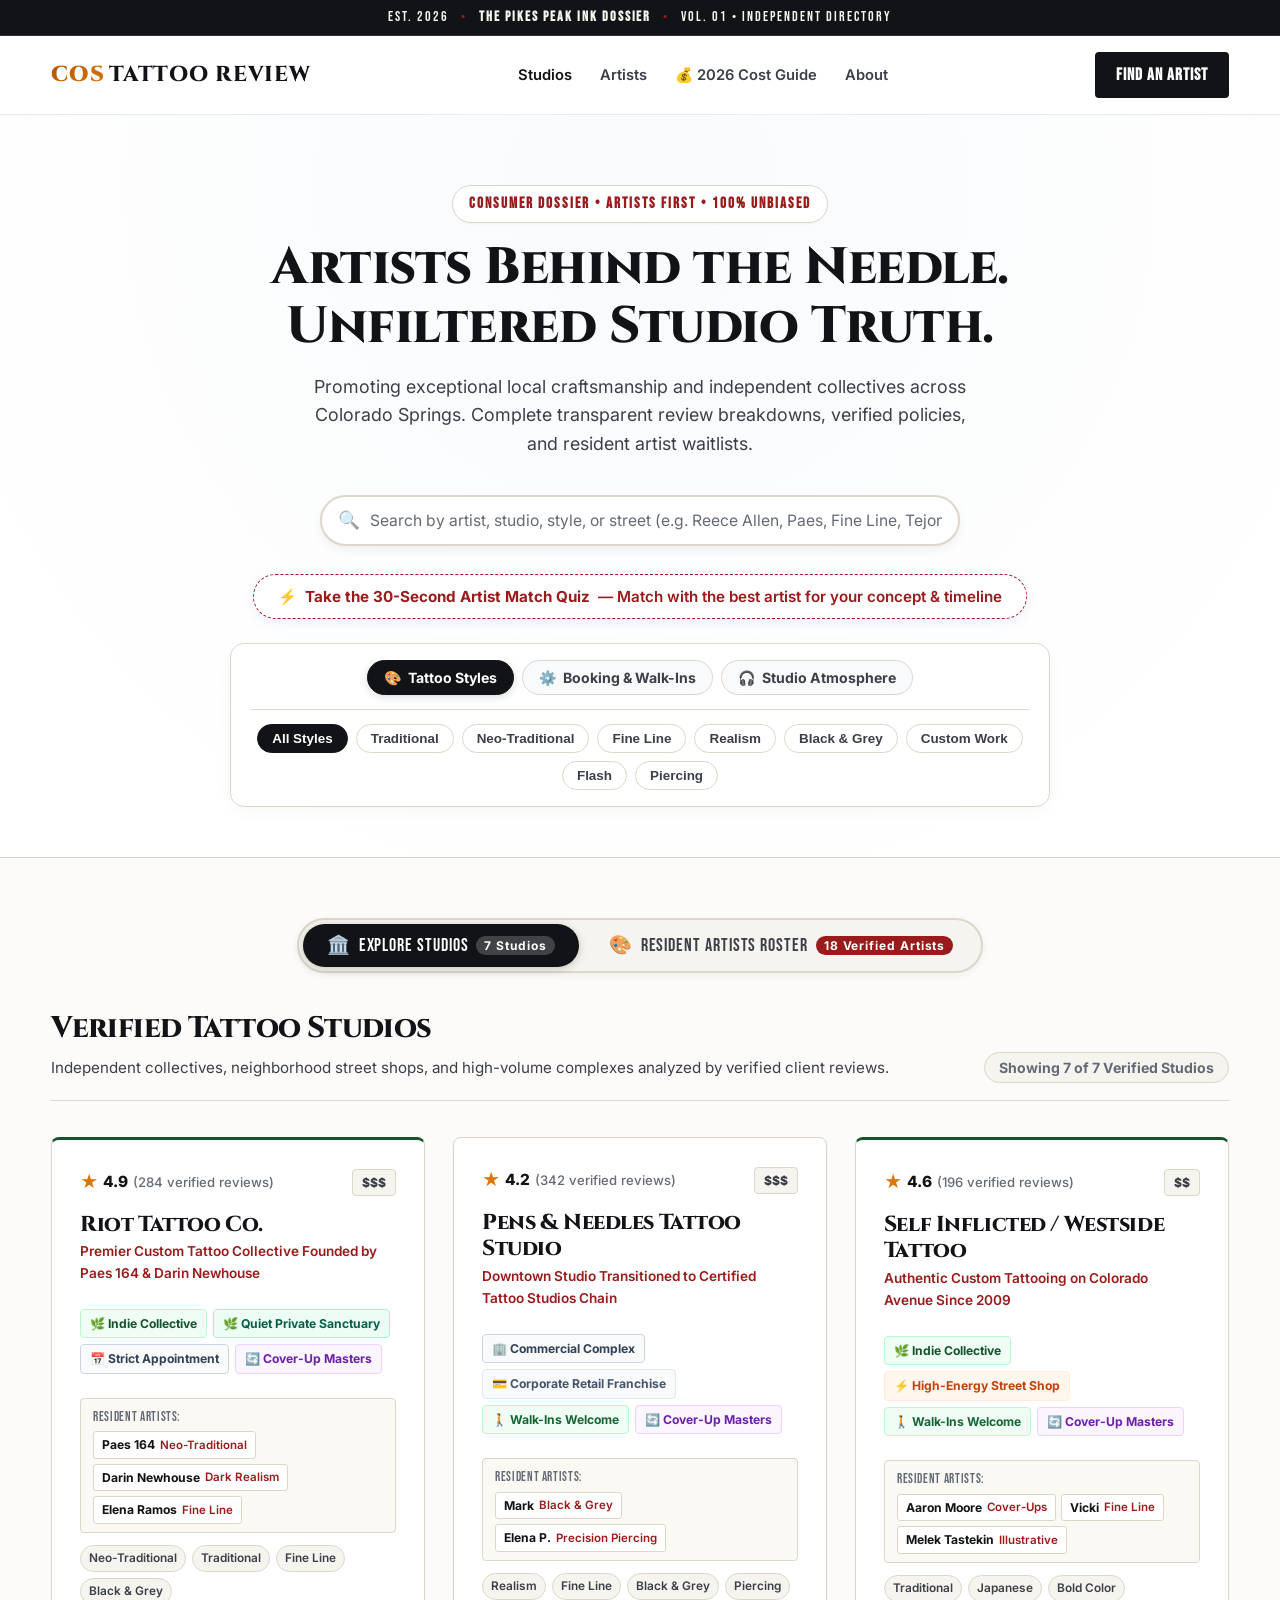
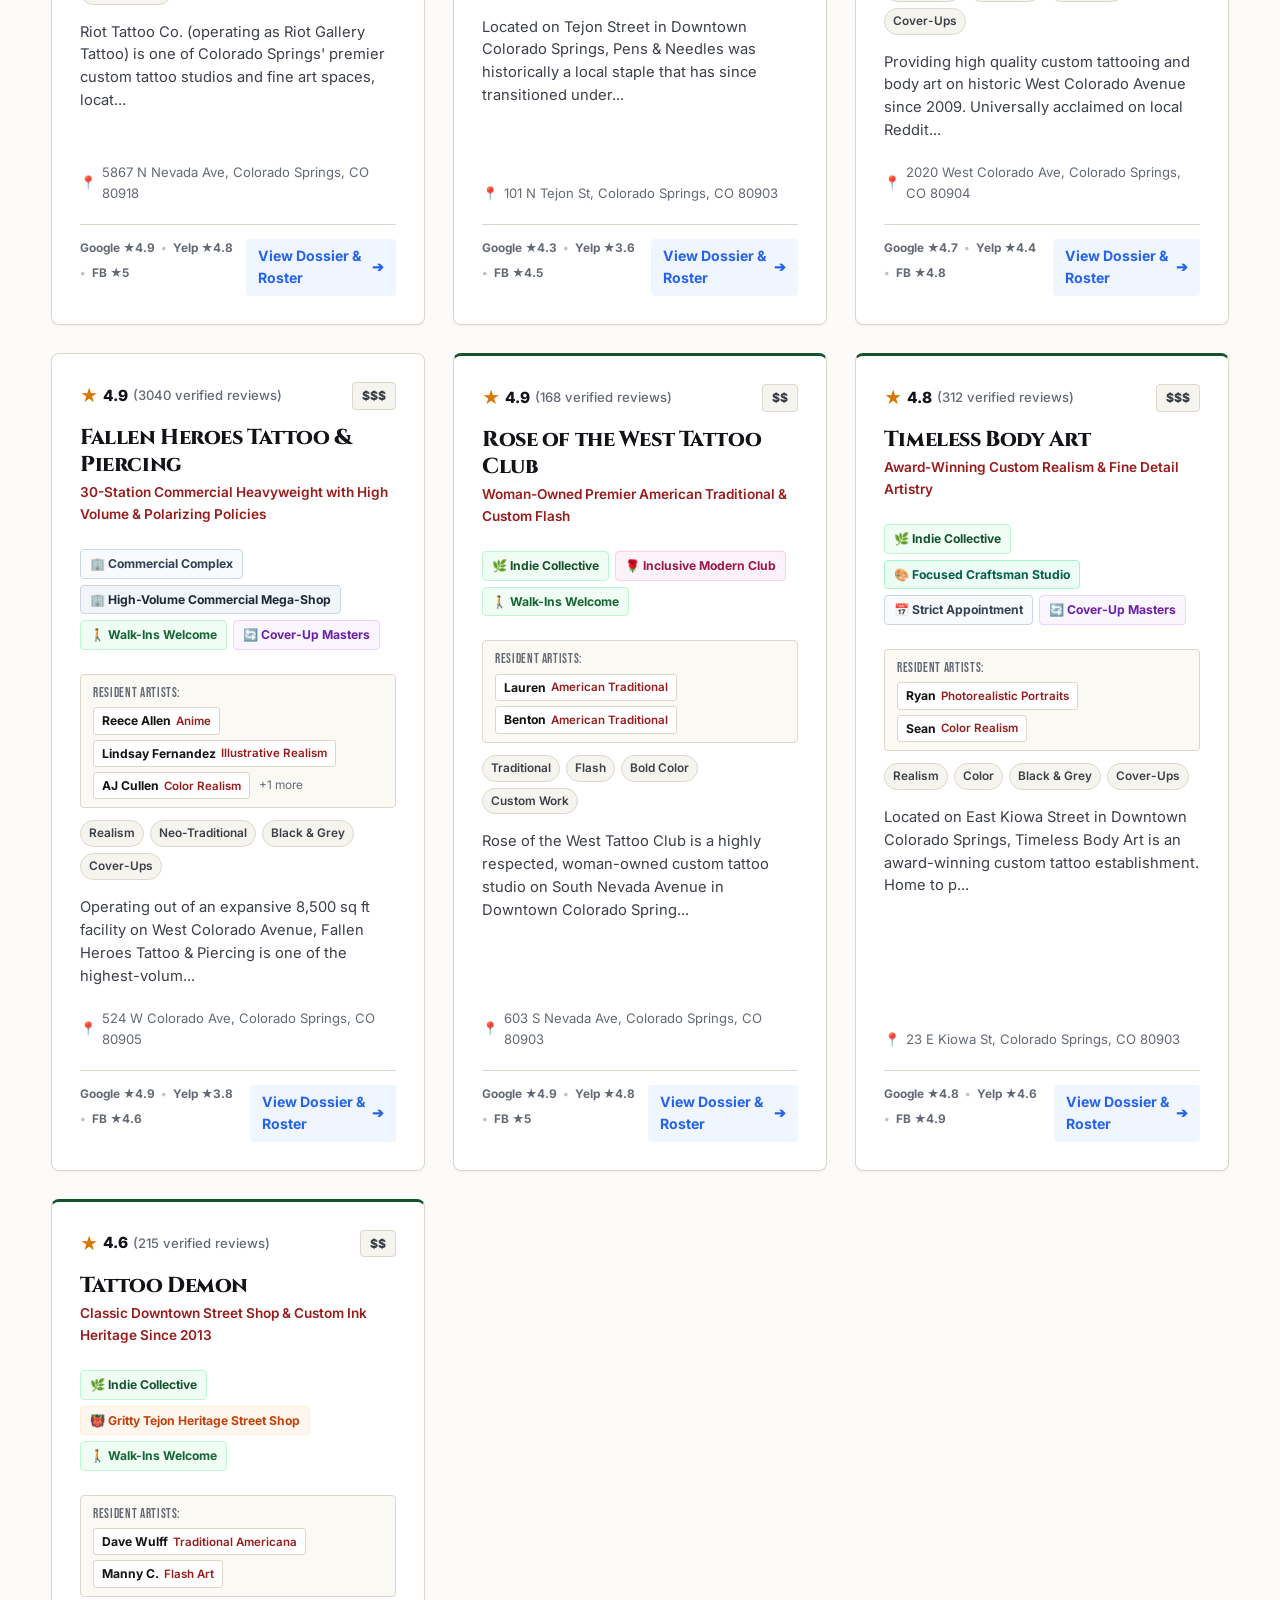
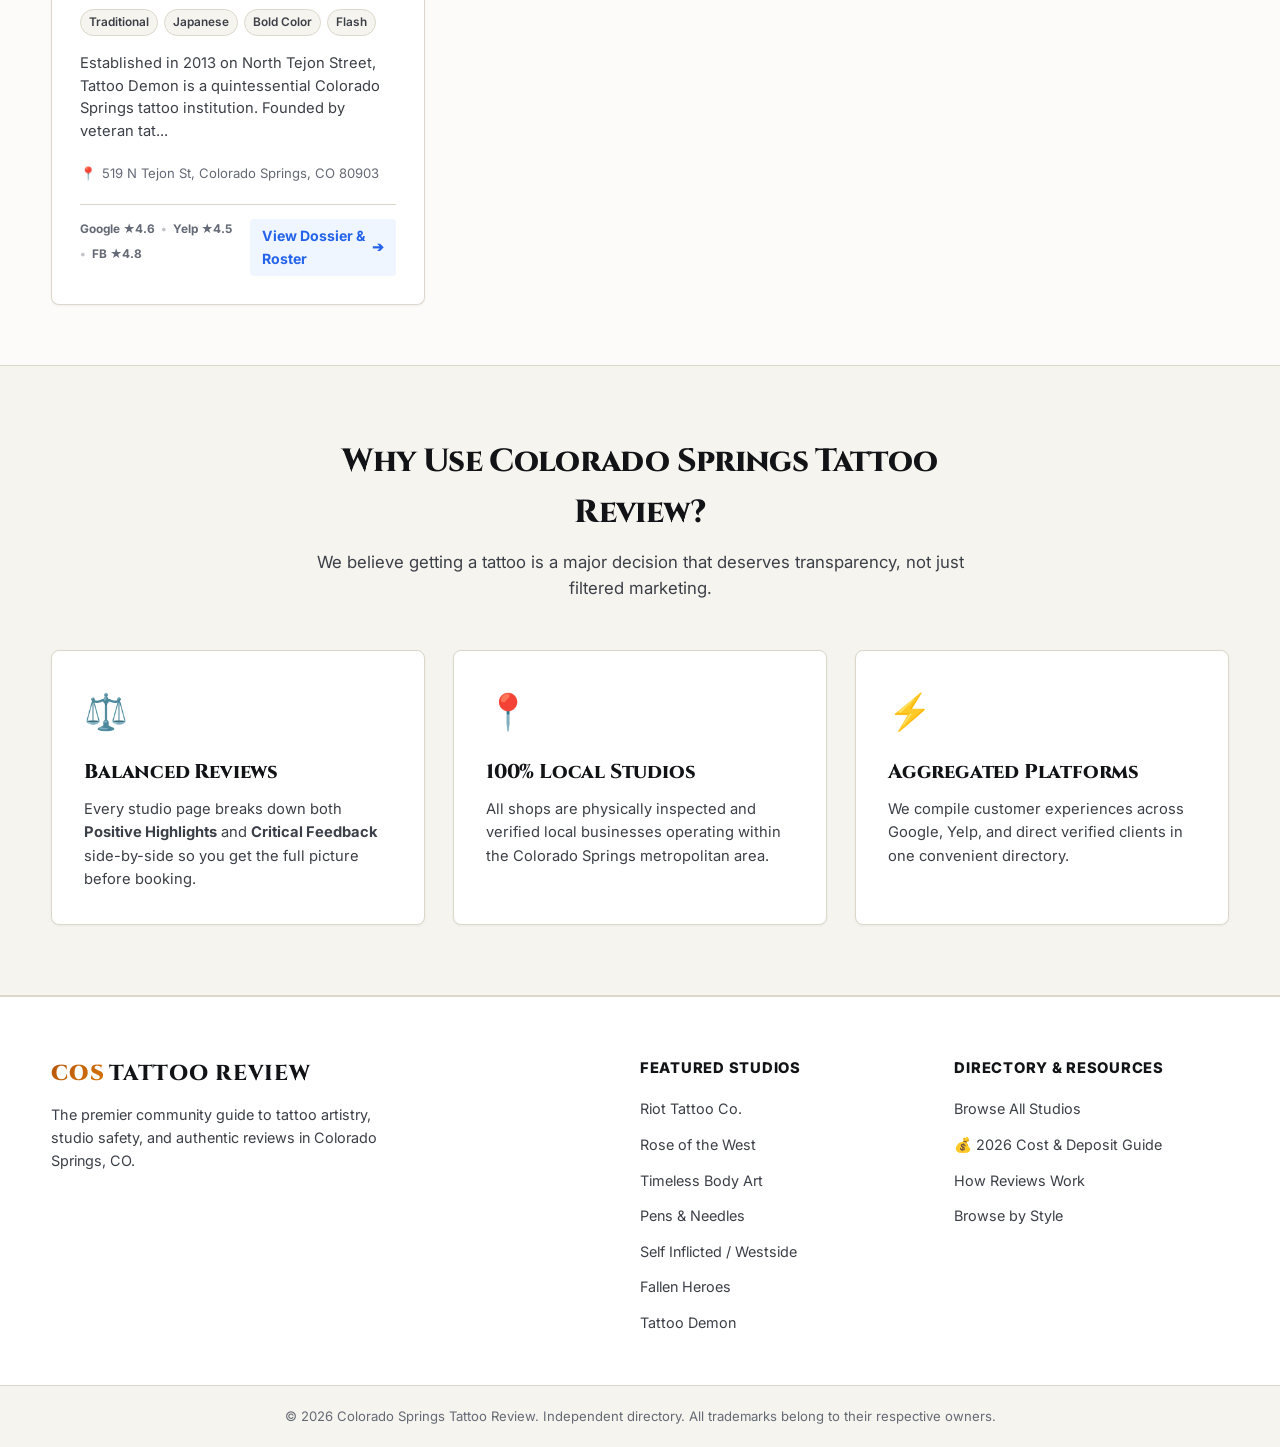
<file: index.html>
<!DOCTYPE html>
<html lang="en">
<head>
  <meta charset="UTF-8" />
  <meta name="viewport" content="width=device-width, initial-scale=1.0" />
  <title>Colorado Springs Tattoo Review | Best Tattoo Shops & Honest Reviews</title>
  <meta name="description" content="Discover top-rated tattoo shops in Colorado Springs. Compare Google, Yelp, and client reviews with balanced positive and critical breakdowns. Featuring Riot Tattoo Co. and more." />
  
  <!-- Fonts -->
  <link rel="preconnect" href="https://fonts.googleapis.com">
  <link rel="preconnect" href="https://fonts.gstatic.com" crossorigin>
  <link href="https://fonts.googleapis.com/css2?family=Bebas+Neue&family=Cinzel:wght@600;700;800;900&family=Inter:wght@300;400;500;600;700;800&family=Plus+Jakarta+Sans:wght@400;500;600;700;800&display=swap" rel="stylesheet">
  
  <!-- Styles -->
  <link rel="stylesheet" href="style.css" />
</head>
<body>

  <!-- Top Gazette Masthead Bar -->
  <div class="masthead-issue-bar">
    <div class="container masthead-inner">
      <span>EST. 2026</span>
      <span class="masthead-sep">•</span>
      <span class="masthead-tagline">THE PIKES PEAK INK DOSSIER</span>
      <span class="masthead-sep">•</span>
      <span>VOL. 01 • INDEPENDENT DIRECTORY</span>
    </div>
  </div>

  <!-- Site Navigation Header -->
  <header class="site-header">
    <div class="container header-inner">
      <div class="site-branding">
        <a href="/" class="site-logo">
          <span class="logo-accent">COS</span> Tattoo Review
        </a>
      </div>
      <nav class="main-nav">
        <ul>
          <li><a href="/" class="active">Studios</a></li>
          <li><a href="#directory-view-switcher" id="nav-artists-link">Artists</a></li>
          <li><a href="pricing-guide.html">💰 2026 Cost Guide</a></li>
          <li><a href="#how-it-works">About</a></li>
        </ul>
      </nav>
      <div class="header-action">
        <a href="#directory-view-switcher" class="btn btn-primary">Find an Artist</a>
      </div>
    </div>
  </header>

  <main>
    <!-- Homepage Hero Section -->
    <section class="home-hero">
      <div class="container hero-box">
        <div class="hero-badge">CONSUMER DOSSIER • ARTISTS FIRST • 100% UNBIASED</div>
        <h1 class="hero-main-title">Artists Behind the Needle. Unfiltered Studio Truth.</h1>
        <p class="hero-sub">Promoting exceptional local craftsmanship and independent collectives across Colorado Springs. Complete transparent review breakdowns, verified policies, and resident artist waitlists.</p>
        
        <!-- Interactive Search Bar -->
        <div class="search-bar-container">
          <div class="search-input-wrapper">
            <span class="search-icon">🔍</span>
            <input 
              type="text" 
              id="search-input" 
              placeholder="Search by artist, studio, style, or street (e.g. Reece Allen, Paes, Fine Line, Tejon)..." 
              autocomplete="off"
            />
            <button type="button" id="clear-search-btn" class="clear-btn" style="display: none;">✕</button>
          </div>
        </div>

        <!-- 30-Second Match Quiz CTA -->
        <div class="hero-quiz-cta">
          <button type="button" class="btn btn-secondary btn-quiz-launch" id="open-quiz-btn">
            ⚡ <strong>Take the 30-Second Artist Match Quiz</strong> — Match with the best artist for your concept &amp; timeline
          </button>
        </div>

        <!-- Directory Discovery Hub (Tabbed & Streamlined) -->
        <div class="discovery-hub" id="discovery-hub">
          <!-- Segmented Navigation Tabs -->
          <div class="hub-tabs" role="tablist">
            <button class="hub-tab active" data-tab="styles" id="tab-btn-styles" type="button">
              <span class="tab-icon">🎨</span>
              <span class="tab-text">Tattoo Styles</span>
              <span class="tab-dot" id="dot-styles" style="display: none;"></span>
            </button>
            <button class="hub-tab" data-tab="operations" id="tab-btn-operations" type="button">
              <span class="tab-icon">⚙️</span>
              <span class="tab-text">Booking &amp; Walk-Ins</span>
              <span class="tab-dot" id="dot-operations" style="display: none;"></span>
            </button>
            <button class="hub-tab" data-tab="vibes" id="tab-btn-vibes" type="button">
              <span class="tab-icon">🎧</span>
              <span class="tab-text">Studio Atmosphere</span>
              <span class="tab-dot" id="dot-vibes" style="display: none;"></span>
            </button>
          </div>

          <!-- Hub Filter Panels -->
          <div class="hub-panels">
            <!-- Styles Panel -->
            <div class="hub-panel active" id="panel-styles">
              <div class="filters-pills" id="filters-container">
                <button class="style-badge active" data-style="all">All Styles</button>
                <button class="style-badge" data-style="Traditional">Traditional</button>
                <button class="style-badge" data-style="Neo-Traditional">Neo-Traditional</button>
                <button class="style-badge" data-style="Fine Line">Fine Line</button>
                <button class="style-badge" data-style="Realism">Realism</button>
                <button class="style-badge" data-style="Black &amp; Grey">Black &amp; Grey</button>
                <button class="style-badge" data-style="Custom Work">Custom Work</button>
                <button class="style-badge" data-style="Flash">Flash</button>
                <button class="style-badge" data-style="Piercing">Piercing</button>
              </div>
            </div>

            <!-- Operations Panel -->
            <div class="hub-panel" id="panel-operations" style="display: none;">
              <div class="filters-pills" id="op-filters-container">
                <button class="op-badge active" data-op="all">All Operations</button>
                <button class="op-badge" data-op="walkIns">🚶 Walk-Ins Welcome</button>
                <button class="op-badge" data-op="appointmentOnly">📅 Strict Appointment Only</button>
                <button class="op-badge" data-op="piercing">💎 Professional Piercing On-Site</button>
                <button class="op-badge" data-op="coverUps">🔄 Cover-Up &amp; Rework Masters</button>
              </div>
            </div>

            <!-- Vibes Panel -->
            <div class="hub-panel" id="panel-vibes" style="display: none;">
              <div class="filters-pills" id="vibe-filters-container">
                <button class="vibe-badge active" data-vibe="all">All Atmospheres</button>
                <button class="vibe-badge" data-vibe="sanctuary">🌿 Indie Sanctuaries (Quiet &amp; Focused)</button>
                <button class="vibe-badge" data-vibe="inclusive-heritage">🌹 Modern Inclusive Collectives</button>
                <button class="vibe-badge" data-vibe="street-shop">⚡ High-Energy Street Shops</button>
                <button class="vibe-badge" data-vibe="mega-shop">🏢 High-Volume Commercial Complexes</button>
              </div>
            </div>
          </div>

          <!-- Active Filter Pill Bar -->
          <div class="active-filter-bar" id="active-filter-bar" style="display: none;">
            <span class="active-filter-label">Applied Filters:</span>
            <div class="active-filter-chips" id="active-filter-chips"></div>
            <button type="button" class="btn-clear-all" id="clear-all-filters-btn">Clear All ✕</button>
          </div>
        </div>
      </div>
    </section>

    <!-- Studios vs. Resident Artists Directory Section -->
    <section class="directory-section" id="shops-section">
      <div class="container">
        
        <!-- View Mode Switcher -->
        <div class="directory-view-switcher" id="directory-view-switcher">
          <div class="view-switch-tabs" role="tablist">
            <button class="view-switch-btn active" id="view-studios-tab" data-view="studios" type="button">
              <span class="tab-icon">🏛️</span>
              <span class="tab-text">Explore Studios</span>
              <span class="tab-badge" id="studios-badge-count">7 Studios</span>
            </button>
            <button class="view-switch-btn" id="view-artists-tab" data-view="artists" type="button">
              <span class="tab-icon">🎨</span>
              <span class="tab-text">Resident Artists Roster</span>
              <span class="tab-badge badge-highlight" id="artists-badge-count">18 Artists</span>
            </button>
          </div>
        </div>

        <!-- 1. Studios View Container -->
        <div id="studios-view-container">
          <header class="section-header">
            <div class="section-header-left">
              <h2>Verified Tattoo Studios</h2>
              <p class="section-subtext">Independent collectives, neighborhood street shops, and high-volume complexes analyzed by verified client reviews.</p>
            </div>
            <div class="section-header-right">
              <span class="results-count" id="results-count">Loading studios...</span>
            </div>
          </header>

          <!-- Dynamic Grid Container populated by app.js -->
          <div class="shops-listings-grid" id="shops-grid">
            <div class="loading-state">
              <div class="spinner"></div>
              <p>Loading tattoo studios...</p>
            </div>
          </div>

          <!-- No Results Fallback Message -->
          <div class="no-results" id="no-results-msg" style="display: none;">
            <h3>No studios found matching your search.</h3>
            <p>Try clearing your search term or selecting "All Styles" above.</p>
            <button type="button" class="btn btn-secondary" id="reset-filters-btn">Reset All Filters</button>
          </div>
        </div>

        <!-- 2. Resident Artists View Container (Toggled) -->
        <div id="artists-view-container" style="display: none;">
          <header class="section-header">
            <div class="section-header-left">
              <h2>Resident Artists Roster</h2>
              <p class="section-subtext">Promoting the craftspeople holding the machine. Explore verified specialties, waitlists, and direct portfolios across Colorado Springs.</p>
            </div>
            <div class="section-header-right">
              <span class="results-count" id="artists-results-count">Loading artists...</span>
            </div>
          </header>

          <!-- Artist Filter Toolbar -->
          <div class="artist-filters-toolbar">
            <div class="artist-filters-group">
              <span class="artist-filter-label">Specialty:</span>
              <div class="artist-filter-chips" id="artist-specialty-chips">
                <button type="button" class="artist-chip active" data-specialty="all">All Specialties</button>
                <button type="button" class="artist-chip" data-specialty="Anime">Anime &amp; Gaming</button>
                <button type="button" class="artist-chip" data-specialty="Cover-Ups">Cover-Up Wizards</button>
                <button type="button" class="artist-chip" data-specialty="American Traditional">Traditional Americana</button>
                <button type="button" class="artist-chip" data-specialty="Dark Realism">Dark Realism &amp; Portraits</button>
                <button type="button" class="artist-chip" data-specialty="Fine Line">Fine Line &amp; Botanicals</button>
                <button type="button" class="artist-chip" data-specialty="Illustrative">Illustrative &amp; Blackwork</button>
                <button type="button" class="artist-chip" data-specialty="Precision Piercing">Body Piercing</button>
              </div>
            </div>

            <div class="artist-filters-group sub-group">
              <span class="artist-filter-label">Availability:</span>
              <div class="artist-filter-chips" id="artist-status-chips">
                <button type="button" class="artist-chip active" data-status="all">All Books</button>
                <button type="button" class="artist-chip" data-status="open">🟢 Books Open</button>
                <button type="button" class="artist-chip" data-status="waitlist">🟡 Waitlist</button>
              </div>
              <label class="artist-indie-toggle">
                <input type="checkbox" id="indie-only-checkbox" />
                <span>🌿 Indie Collectives Only</span>
              </label>
            </div>
          </div>

          <!-- Dynamic Artists Grid Container populated by app.js -->
          <div class="artists-listings-grid" id="artists-grid">
            <div class="loading-state">
              <div class="spinner"></div>
              <p>Loading resident artists...</p>
            </div>
          </div>

          <!-- No Artists Fallback Message -->
          <div class="no-results" id="no-artists-msg" style="display: none;">
            <h3>No artists found matching your criteria.</h3>
            <p>Try resetting the specialty or availability filters.</p>
            <button type="button" class="btn btn-secondary" id="reset-artist-filters-btn">Reset Artist Filters</button>
          </div>
        </div>

      </div>
    </section>

    <!-- Why Us / How It Works Section -->
    <section class="info-section" id="how-it-works">
      <div class="container">
        <div class="info-header">
          <h2>Why Use Colorado Springs Tattoo Review?</h2>
          <p>We believe getting a tattoo is a major decision that deserves transparency, not just filtered marketing.</p>
        </div>

        <div class="info-cards-grid">
          <div class="info-card">
            <div class="info-card-icon">⚖️</div>
            <h3>Balanced Reviews</h3>
            <p>Every studio page breaks down both <strong>Positive Highlights</strong> and <strong>Critical Feedback</strong> side-by-side so you get the full picture before booking.</p>
          </div>

          <div class="info-card">
            <div class="info-card-icon">📍</div>
            <h3>100% Local Studios</h3>
            <p>All shops are physically inspected and verified local businesses operating within the Colorado Springs metropolitan area.</p>
          </div>

          <div class="info-card">
            <div class="info-card-icon">⚡</div>
            <h3>Aggregated Platforms</h3>
            <p>We compile customer experiences across Google, Yelp, and direct verified clients in one convenient directory.</p>
          </div>
        </div>
      </div>
    </section>
  </main>

  <!-- Site Footer -->
  <footer class="site-footer">
    <div class="container footer-inner">
      <div class="footer-col">
        <a href="/" class="site-logo footer-logo">
          <span class="logo-accent">COS</span> Tattoo Review
        </a>
        <p class="footer-tagline">The premier community guide to tattoo artistry, studio safety, and authentic reviews in Colorado Springs, CO.</p>
      </div>
      <div class="footer-col">
        <h4>Featured Studios</h4>
        <ul class="footer-links">
          <li><a href="shop.html?slug=riot-tattoo">Riot Tattoo Co.</a></li>
          <li><a href="shop.html?slug=rose-of-the-west">Rose of the West</a></li>
          <li><a href="shop.html?slug=timeless-body-art">Timeless Body Art</a></li>
          <li><a href="shop.html?slug=pens-and-needles">Pens & Needles</a></li>
          <li><a href="shop.html?slug=self-inflicted">Self Inflicted / Westside</a></li>
          <li><a href="shop.html?slug=fallen-heroes">Fallen Heroes</a></li>
          <li><a href="shop.html?slug=tattoo-demon">Tattoo Demon</a></li>
        </ul>
      </div>
      <div class="footer-col">
        <h4>Directory & Resources</h4>
        <ul class="footer-links">
          <li><a href="/">Browse All Studios</a></li>
          <li><a href="pricing-guide.html">💰 2026 Cost & Deposit Guide</a></li>
          <li><a href="#how-it-works">How Reviews Work</a></li>
          <li><a href="#popular-styles">Browse by Style</a></li>
        </ul>
      </div>
    </div>
    <div class="footer-bottom">
      <div class="container footer-bottom-inner">
        <p>&copy; 2026 Colorado Springs Tattoo Review. Independent directory. All trademarks belong to their respective owners.</p>
      </div>
    </div>
  </footer>

  <!-- 30-Second Artist Match Quiz Modal -->
  <div class="modal-backdrop" id="quiz-modal" style="display: none;">
    <div class="modal-box quiz-modal-box">
      <button type="button" class="modal-close" id="quiz-modal-close" aria-label="Close modal">&times;</button>
      <div id="quiz-content">
        <!-- Step 1: Style / Specialty -->
        <div class="quiz-step" id="quiz-step-1">
          <div class="modal-header">
            <span class="modal-icon">🎨</span>
            <h3>Step 1 of 3: What style of tattoo do you want?</h3>
            <p>Select your primary artistic direction:</p>
          </div>
          <div class="quiz-options-grid">
            <button type="button" class="quiz-option-btn" data-key="style" data-val="realism">
              <strong>Black &amp; Grey / Realism</strong>
              <span>Portraits, high detail, fine art</span>
            </button>
            <button type="button" class="quiz-option-btn" data-key="style" data-val="traditional">
              <strong>Traditional / Neo-Traditional</strong>
              <span>Bold lines, iconic Americana, vibrant colors</span>
            </button>
            <button type="button" class="quiz-option-btn" data-key="style" data-val="fineline">
              <strong>Fine Line &amp; Minimalist</strong>
              <span>Subtle script, delicate micro-detail, floral</span>
            </button>
            <button type="button" class="quiz-option-btn" data-key="style" data-val="coverup">
              <strong>Cover-Up &amp; Rework</strong>
              <span>Blast-over or concealing previous tattoo</span>
            </button>
            <button type="button" class="quiz-option-btn" data-key="style" data-val="piercing">
              <strong>Body Piercing &amp; Jewelry</strong>
              <span>Professional body piercing &amp; high-grade titanium</span>
            </button>
          </div>
        </div>

        <!-- Step 2: Timing / Walk-in -->
        <div class="quiz-step" id="quiz-step-2" style="display: none;">
          <div class="modal-header">
            <span class="modal-icon">⏱️</span>
            <h3>Step 2 of 3: What is your timeline?</h3>
            <p>How soon are you looking to get tattooed?</p>
          </div>
          <div class="quiz-options-grid">
            <button type="button" class="quiz-option-btn" data-key="timing" data-val="walkin">
              <strong>Today / Immediate Walk-In</strong>
              <span>Need open walk-in chairs available right now</span>
            </button>
            <button type="button" class="quiz-option-btn" data-key="timing" data-val="flexible">
              <strong>Within 1–2 Weeks</strong>
              <span>Flexible timing; ready to put down a standard deposit</span>
            </button>
            <button type="button" class="quiz-option-btn" data-key="timing" data-val="waitlist">
              <strong>Willing to Wait for Elite Masters</strong>
              <span>Happy to join a 1–3 month waitlist for premier artists</span>
            </button>
          </div>
        </div>

        <!-- Step 3: Budget / Scale -->
        <div class="quiz-step" id="quiz-step-3" style="display: none;">
          <div class="modal-header">
            <span class="modal-icon">💵</span>
            <h3>Step 3 of 3: Estimated Size &amp; Budget</h3>
            <p>What scope are you planning for this project?</p>
          </div>
          <div class="quiz-options-grid">
            <button type="button" class="quiz-option-btn" data-key="budget" data-val="small">
              <strong>Small / Flash ($80 – $250)</strong>
              <span>Palm-sized or smaller, shop minimum work</span>
            </button>
            <button type="button" class="quiz-option-btn" data-key="budget" data-val="medium">
              <strong>Half-Day Custom ($350 – $750)</strong>
              <span>Forearm, calf, shoulder, or bicep piece</span>
            </button>
            <button type="button" class="quiz-option-btn" data-key="budget" data-val="large">
              <strong>Multi-Session / Sleeve ($1,200+)</strong>
              <span>Full sleeve, back piece, or full-day realism session</span>
            </button>
          </div>
        </div>

        <!-- Step 4: Lead Capture -->
        <div class="quiz-step" id="quiz-step-4" style="display: none;">
          <div class="modal-header">
            <span class="modal-icon">✨</span>
            <h3>We found your optimal Colorado Springs studio!</h3>
            <p>Enter your details below to unlock your personalized recommendation and direct studio booking guide.</p>
          </div>
          <form id="quiz-lead-form" class="modal-form">
            <div class="form-group">
              <label for="quiz-name">Your First Name</label>
              <input type="text" id="quiz-name" required placeholder="e.g. Marcus" />
            </div>
            <div class="form-group">
              <label for="quiz-email">Your Email Address</label>
              <input type="email" id="quiz-email" required placeholder="marcus@gmail.com" />
            </div>
            <button type="submit" class="btn btn-primary btn-block">See Matched Studio &amp; Artists ➔</button>
            <p class="form-disclaimer">Zero spam. Pure local editorial curation.</p>
          </form>
        </div>

        <!-- Quiz Result Display -->
        <div class="quiz-result" id="quiz-result" style="display: none;">
          <!-- Dynamically inserted by app.js -->
        </div>
      </div>
    </div>
  </div>

  <!-- Application Script -->
  <script src="js/app.js"></script>
</body>
</html>
</file>
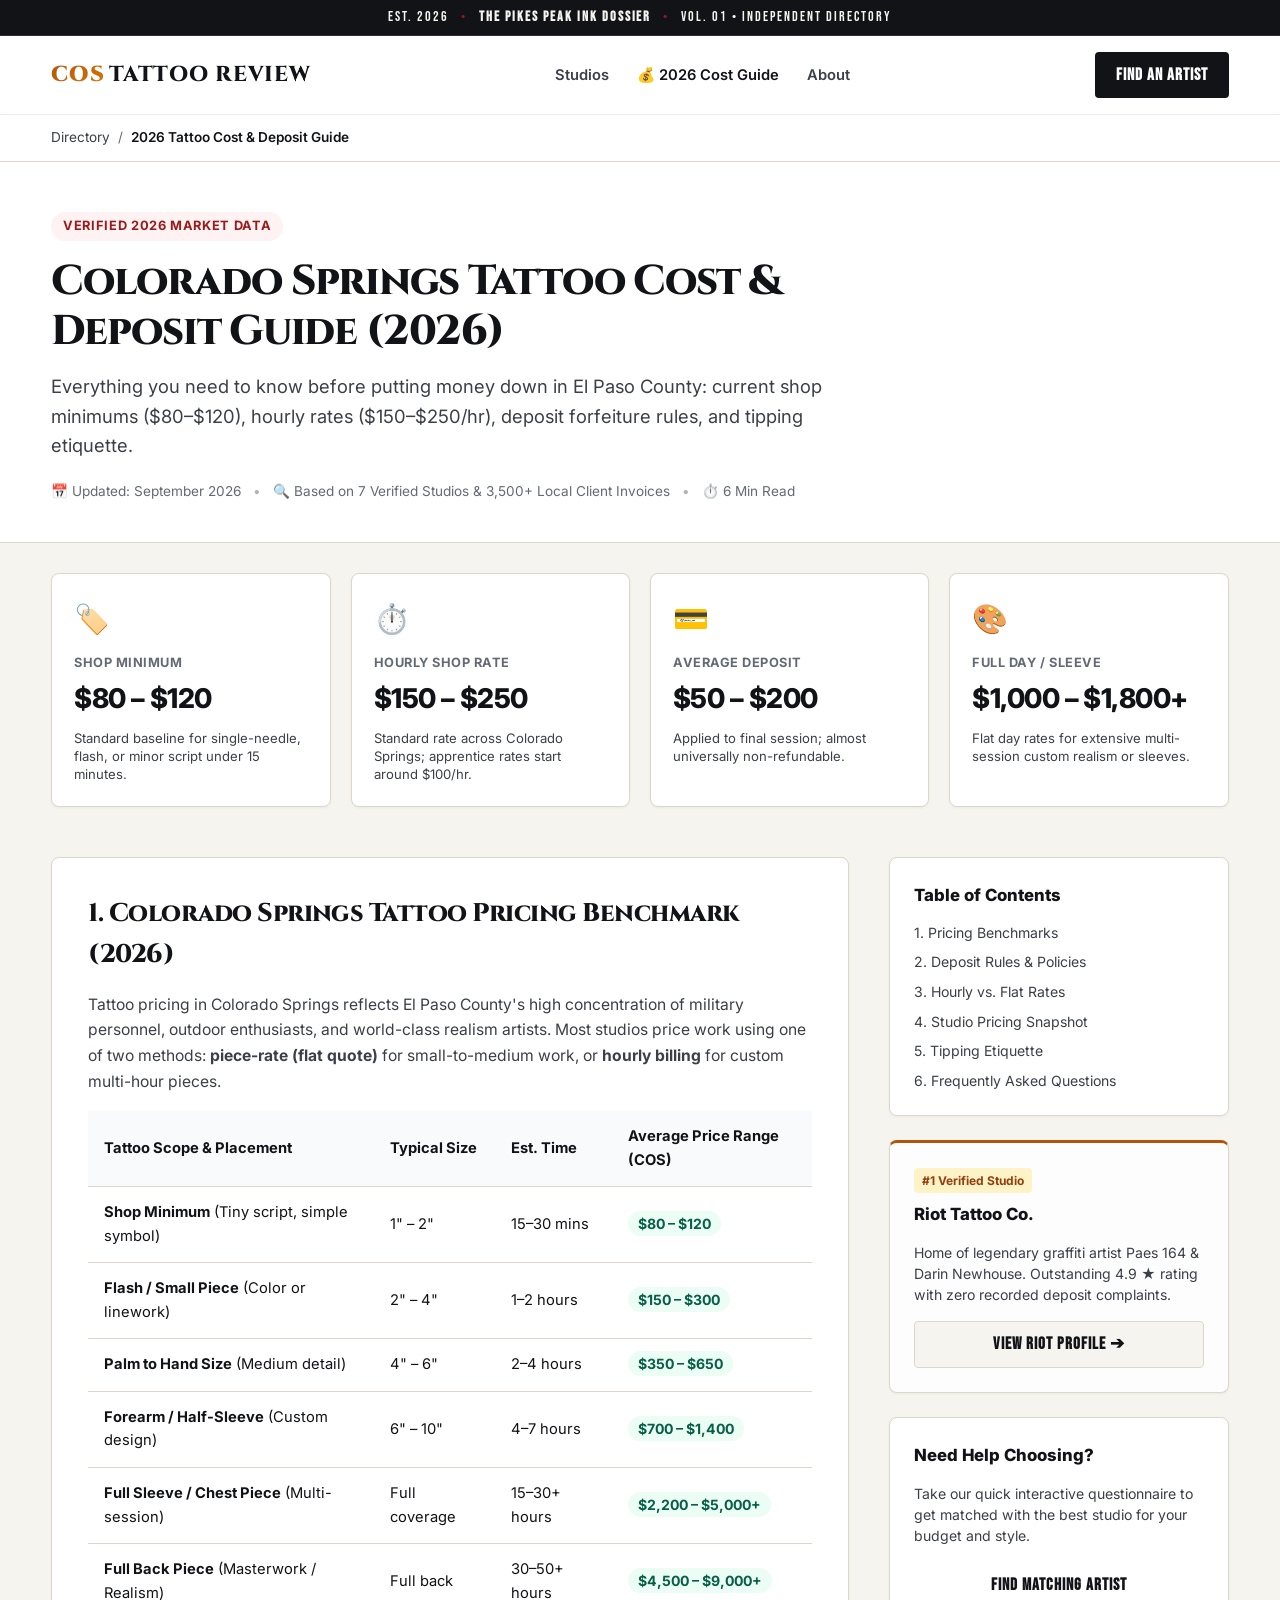
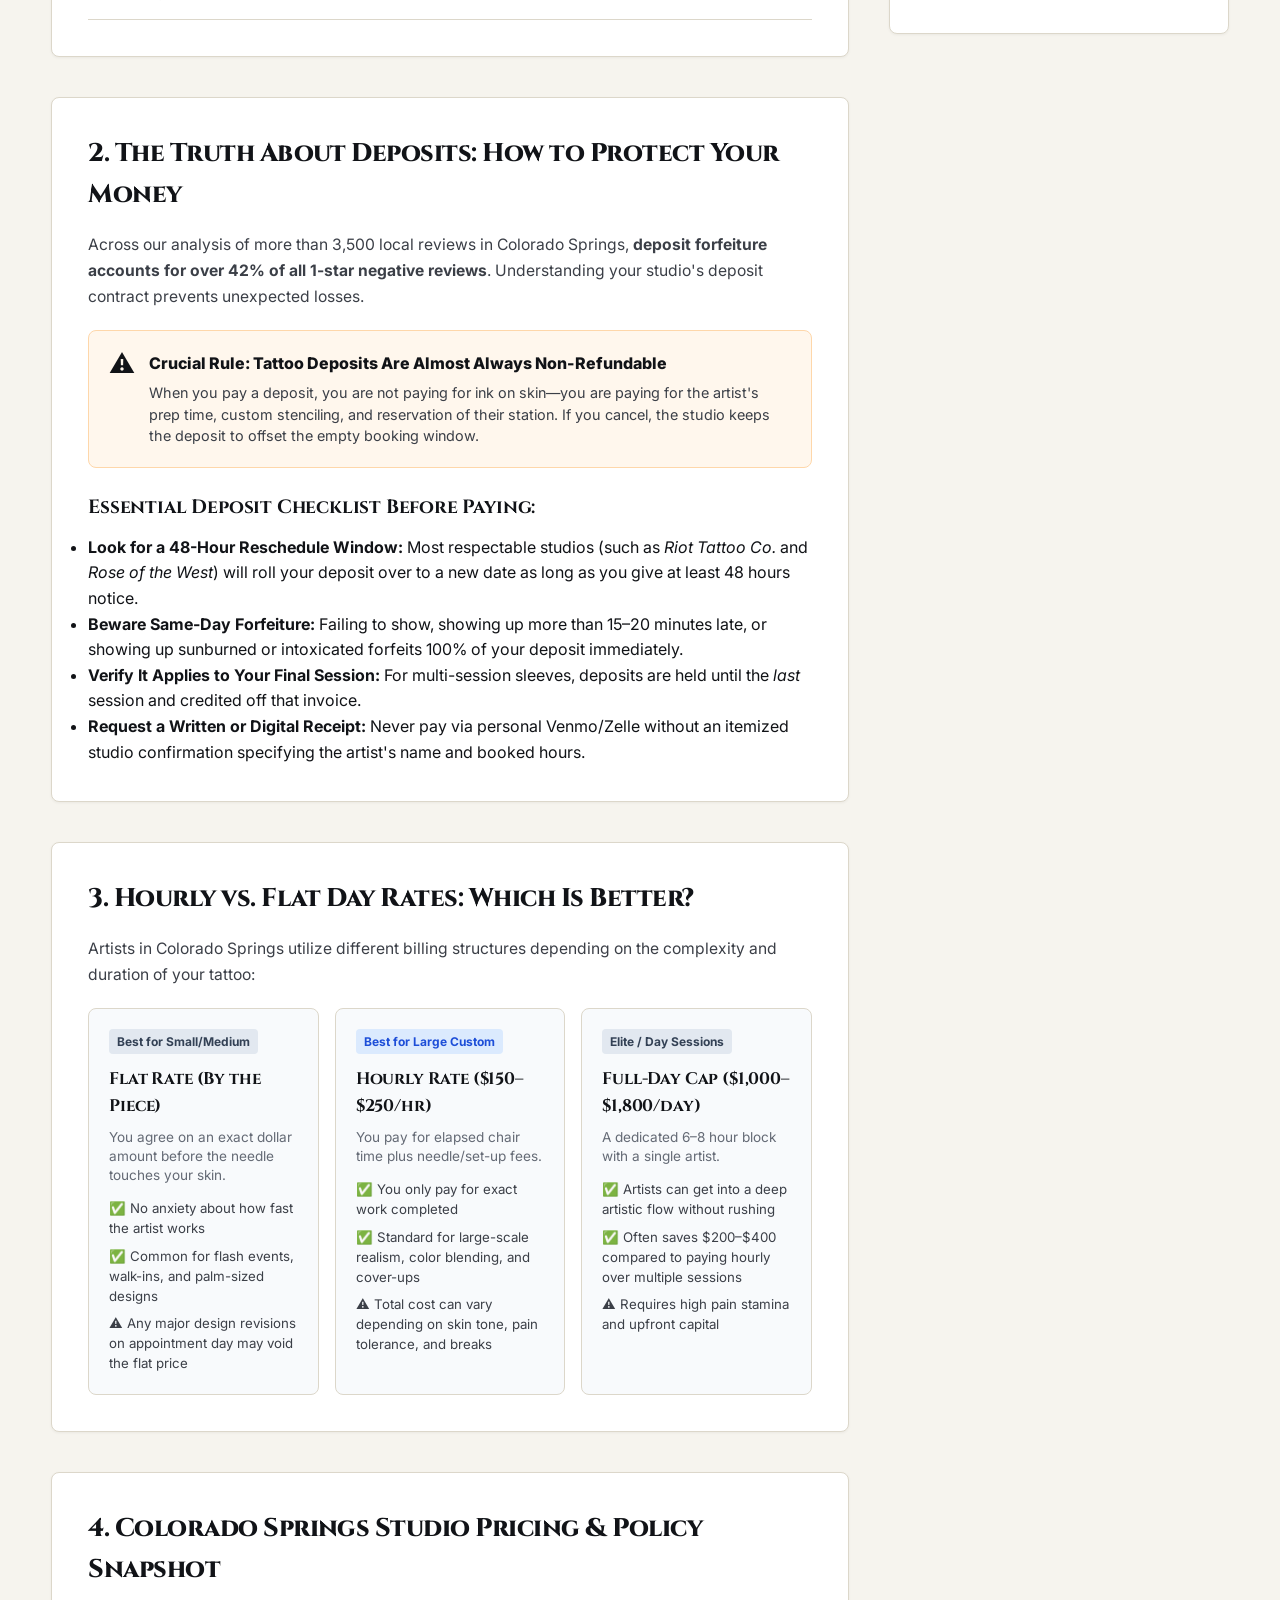
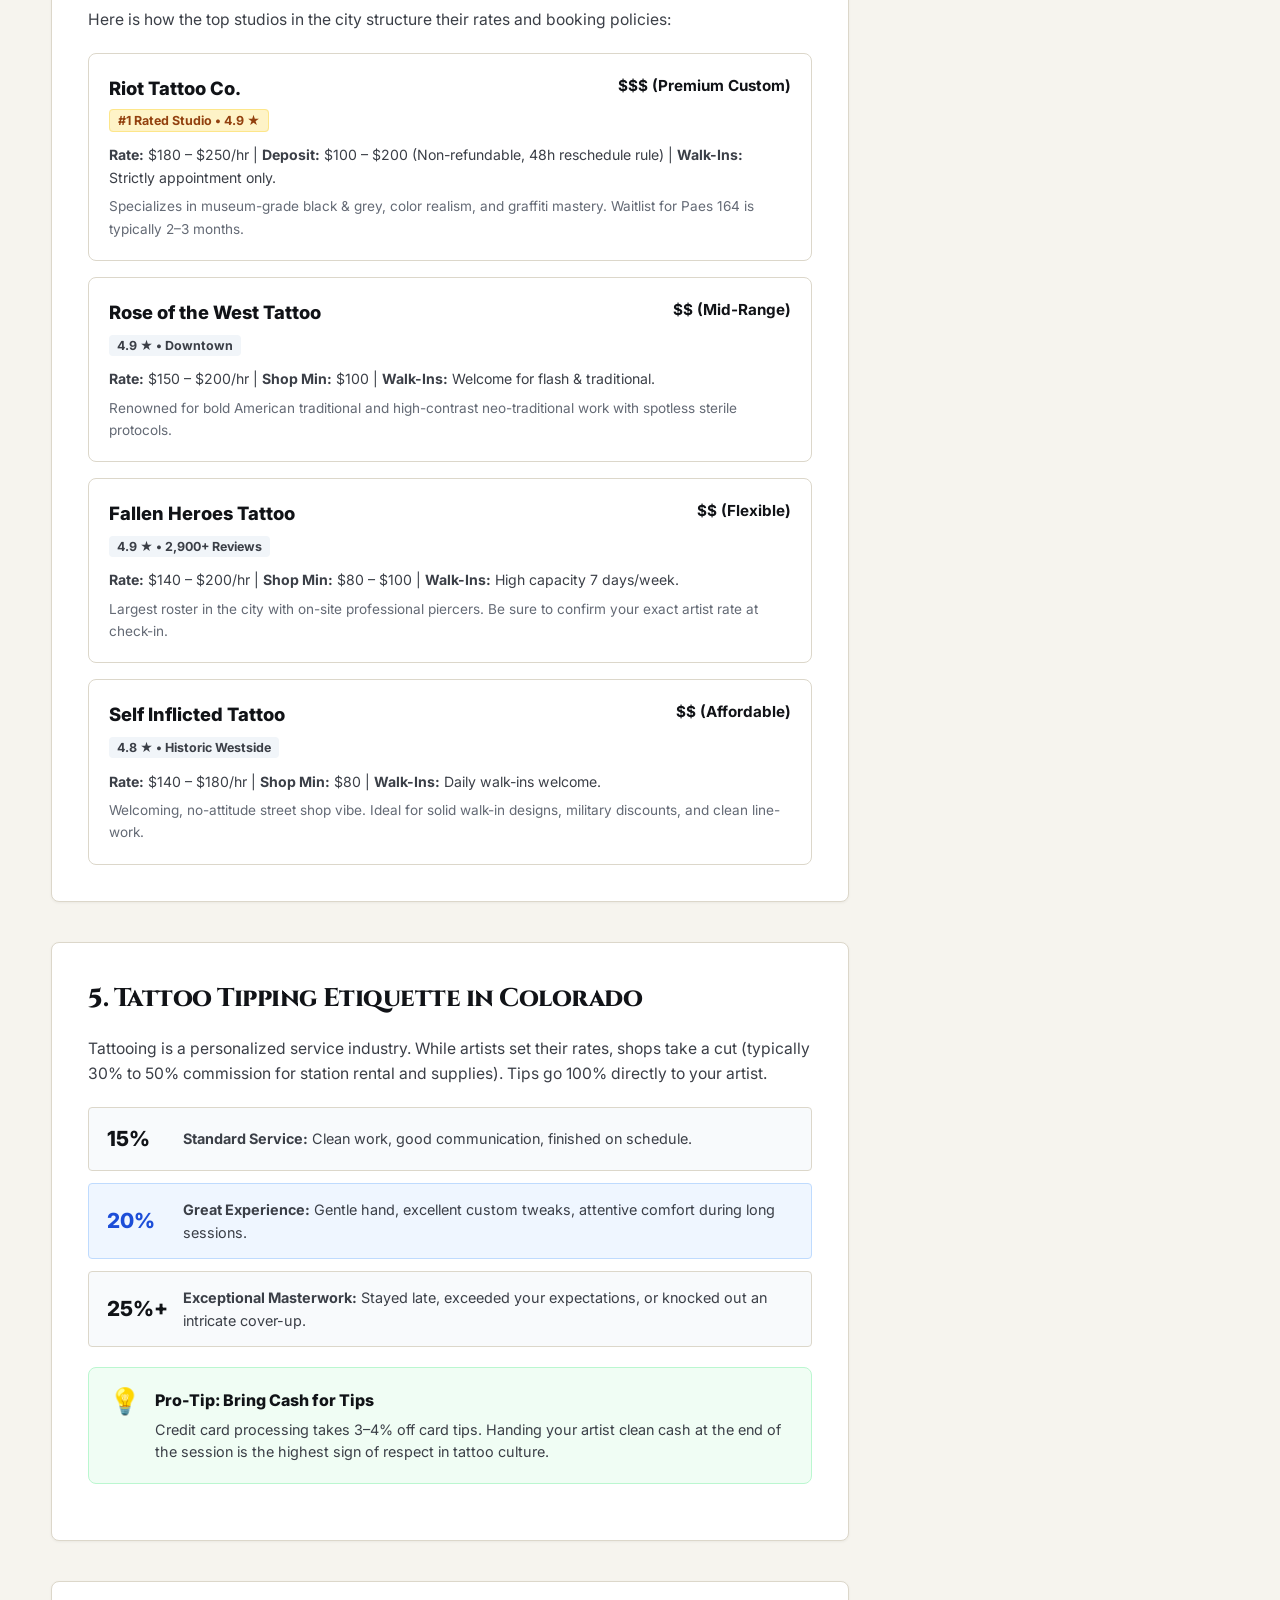
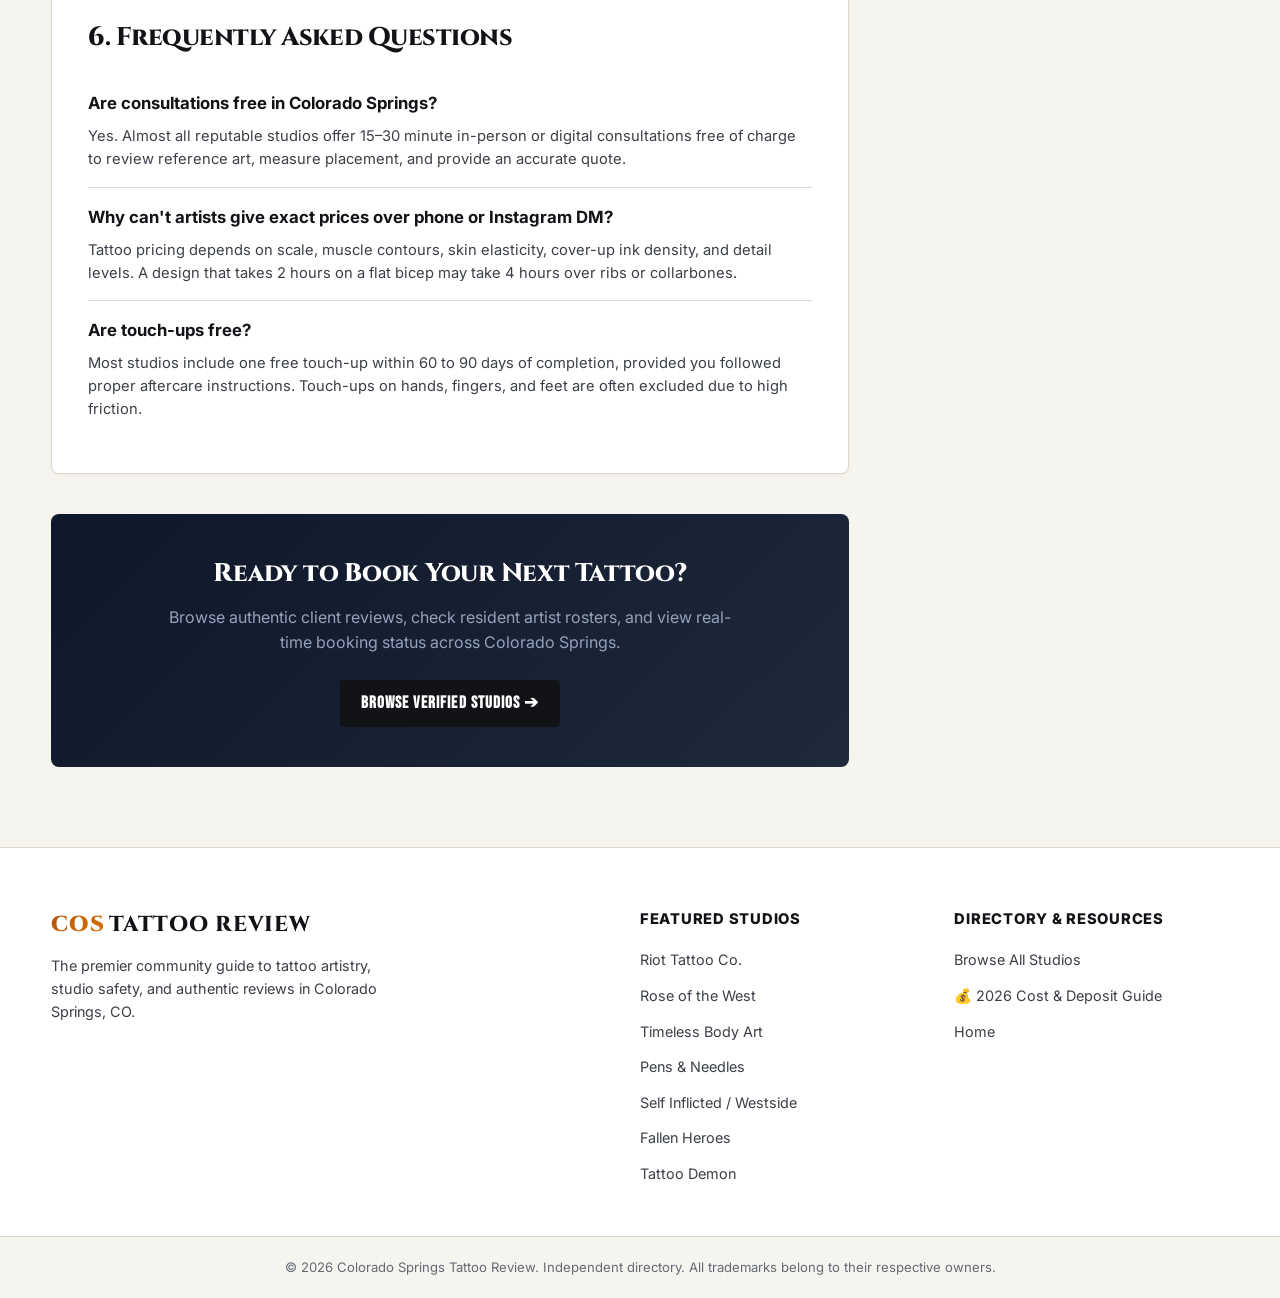
<file: pricing-guide.html>
<!DOCTYPE html>
<html lang="en">
<head>
  <meta charset="UTF-8" />
  <meta name="viewport" content="width=device-width, initial-scale=1.0" />
  <title>2026 Colorado Springs Tattoo Cost & Deposit Guide | Pricing Breakdown</title>
  <meta name="description" content="Comprehensive 2026 guide to tattoo prices in Colorado Springs. Shop minimums ($80–$120), average hourly rates ($150–$250/hr), deposit forfeiture rules, and tipping etiquette." />
  
  <!-- Fonts -->
  <link rel="preconnect" href="https://fonts.googleapis.com">
  <link rel="preconnect" href="https://fonts.gstatic.com" crossorigin>
  <link href="https://fonts.googleapis.com/css2?family=Bebas+Neue&family=Cinzel:wght@600;700;800;900&family=Inter:wght@300;400;500;600;700;800&family=Plus+Jakarta+Sans:wght@400;500;600;700;800&display=swap" rel="stylesheet">
  
  <!-- Styles -->
  <link rel="stylesheet" href="style.css" />
</head>
<body>

  <!-- Top Gazette Masthead Bar -->
  <div class="masthead-issue-bar">
    <div class="container masthead-inner">
      <span>EST. 2026</span>
      <span class="masthead-sep">•</span>
      <span class="masthead-tagline">THE PIKES PEAK INK DOSSIER</span>
      <span class="masthead-sep">•</span>
      <span>VOL. 01 • INDEPENDENT DIRECTORY</span>
    </div>
  </div>

  <!-- Site Navigation Header -->
  <header class="site-header">
    <div class="container header-inner">
      <div class="site-branding">
        <a href="/" class="site-logo">
          <span class="logo-accent">COS</span> Tattoo Review
        </a>
      </div>
      <nav class="main-nav">
        <ul>
          <li><a href="/">Studios</a></li>
          <li><a href="pricing-guide.html" class="active">💰 2026 Cost Guide</a></li>
          <li><a href="/#how-it-works">About</a></li>
        </ul>
      </nav>
      <div class="header-action">
        <a href="/#shops-section" class="btn btn-primary">Find an Artist</a>
      </div>
    </div>
  </header>

  <main class="pricing-guide-page">
    <!-- Breadcrumbs -->
    <div class="guide-breadcrumbs-wrap">
      <div class="container">
        <nav class="breadcrumb-nav">
          <a href="/">Directory</a>
          <span class="crumb-sep">/</span>
          <span class="crumb-current">2026 Tattoo Cost & Deposit Guide</span>
        </nav>
      </div>
    </div>

    <!-- Guide Hero -->
    <header class="guide-hero-section">
      <div class="container">
        <div class="guide-hero-badge">Verified 2026 Market Data</div>
        <h1 class="guide-main-title">Colorado Springs Tattoo Cost & Deposit Guide (2026)</h1>
        <p class="guide-lead">
          Everything you need to know before putting money down in El Paso County: current shop minimums ($80–$120), hourly rates ($150–$250/hr), deposit forfeiture rules, and tipping etiquette.
        </p>
        <div class="guide-meta-bar">
          <span>📅 Updated: September 2026</span>
          <span class="meta-sep">•</span>
          <span>🔍 Based on 7 Verified Studios & 3,500+ Local Client Invoices</span>
          <span class="meta-sep">•</span>
          <span>⏱️ 6 Min Read</span>
        </div>
      </div>
    </header>

    <!-- Quick Stats Cards Banner -->
    <section class="guide-quick-stats-section">
      <div class="container">
        <div class="quick-stats-grid">
          <div class="quick-stat-card">
            <span class="stat-icon">🏷️</span>
            <span class="stat-label">Shop Minimum</span>
            <strong class="stat-value">$80 – $120</strong>
            <p class="stat-desc">Standard baseline for single-needle, flash, or minor script under 15 minutes.</p>
          </div>
          <div class="quick-stat-card">
            <span class="stat-icon">⏱️</span>
            <span class="stat-label">Hourly Shop Rate</span>
            <strong class="stat-value">$150 – $250</strong>
            <p class="stat-desc">Standard rate across Colorado Springs; apprentice rates start around $100/hr.</p>
          </div>
          <div class="quick-stat-card">
            <span class="stat-icon">💳</span>
            <span class="stat-label">Average Deposit</span>
            <strong class="stat-value">$50 – $200</strong>
            <p class="stat-desc">Applied to final session; almost universally non-refundable.</p>
          </div>
          <div class="quick-stat-card">
            <span class="stat-icon">🎨</span>
            <span class="stat-label">Full Day / Sleeve</span>
            <strong class="stat-value">$1,000 – $1,800+</strong>
            <p class="stat-desc">Flat day rates for extensive multi-session custom realism or sleeves.</p>
          </div>
        </div>
      </div>
    </section>

    <!-- Main Content Area -->
    <div class="container guide-content-layout">
      <article class="guide-article">
        
        <!-- Section 1: Benchmark Table -->
        <section class="guide-section">
          <h2>1. Colorado Springs Tattoo Pricing Benchmark (2026)</h2>
          <p>
            Tattoo pricing in Colorado Springs reflects El Paso County's high concentration of military personnel, outdoor enthusiasts, and world-class realism artists. Most studios price work using one of two methods: <strong>piece-rate (flat quote)</strong> for small-to-medium work, or <strong>hourly billing</strong> for custom multi-hour pieces.
          </p>

          <div class="table-responsive">
            <table class="pricing-table">
              <thead>
                <tr>
                  <th>Tattoo Scope & Placement</th>
                  <th>Typical Size</th>
                  <th>Est. Time</th>
                  <th>Average Price Range (COS)</th>
                </tr>
              </thead>
              <tbody>
                <tr>
                  <td><strong>Shop Minimum</strong> (Tiny script, simple symbol)</td>
                  <td>1" – 2"</td>
                  <td>15–30 mins</td>
                  <td><span class="price-pill">$80 – $120</span></td>
                </tr>
                <tr>
                  <td><strong>Flash / Small Piece</strong> (Color or linework)</td>
                  <td>2" – 4"</td>
                  <td>1–2 hours</td>
                  <td><span class="price-pill">$150 – $300</span></td>
                </tr>
                <tr>
                  <td><strong>Palm to Hand Size</strong> (Medium detail)</td>
                  <td>4" – 6"</td>
                  <td>2–4 hours</td>
                  <td><span class="price-pill">$350 – $650</span></td>
                </tr>
                <tr>
                  <td><strong>Forearm / Half-Sleeve</strong> (Custom design)</td>
                  <td>6" – 10"</td>
                  <td>4–7 hours</td>
                  <td><span class="price-pill">$700 – $1,400</span></td>
                </tr>
                <tr>
                  <td><strong>Full Sleeve / Chest Piece</strong> (Multi-session)</td>
                  <td>Full coverage</td>
                  <td>15–30+ hours</td>
                  <td><span class="price-pill">$2,200 – $5,000+</span></td>
                </tr>
                <tr>
                  <td><strong>Full Back Piece</strong> (Masterwork / Realism)</td>
                  <td>Full back</td>
                  <td>30–50+ hours</td>
                  <td><span class="price-pill">$4,500 – $9,000+</span></td>
                </tr>
              </tbody>
            </table>
          </div>
        </section>

        <!-- Section 2: Deposits & Cancellation Rules -->
        <section class="guide-section">
          <h2>2. The Truth About Deposits: How to Protect Your Money</h2>
          <p>
            Across our analysis of more than 3,500 local reviews in Colorado Springs, <strong>deposit forfeiture accounts for over 42% of all 1-star negative reviews</strong>. Understanding your studio's deposit contract prevents unexpected losses.
          </p>

          <div class="guide-callout callout-warning">
            <div class="callout-icon">⚠️</div>
            <div class="callout-content">
              <h4>Crucial Rule: Tattoo Deposits Are Almost Always Non-Refundable</h4>
              <p>
                When you pay a deposit, you are not paying for ink on skin—you are paying for the artist's prep time, custom stenciling, and reservation of their station. If you cancel, the studio keeps the deposit to offset the empty booking window.
              </p>
            </div>
          </div>

          <h3>Essential Deposit Checklist Before Paying:</h3>
          <ul class="guide-bullet-list">
            <li>
              <strong>Look for a 48-Hour Reschedule Window:</strong> Most respectable studios (such as <em>Riot Tattoo Co.</em> and <em>Rose of the West</em>) will roll your deposit over to a new date as long as you give at least 48 hours notice.
            </li>
            <li>
              <strong>Beware Same-Day Forfeiture:</strong> Failing to show, showing up more than 15–20 minutes late, or showing up sunburned or intoxicated forfeits 100% of your deposit immediately.
            </li>
            <li>
              <strong>Verify It Applies to Your Final Session:</strong> For multi-session sleeves, deposits are held until the <em>last</em> session and credited off that invoice.
            </li>
            <li>
              <strong>Request a Written or Digital Receipt:</strong> Never pay via personal Venmo/Zelle without an itemized studio confirmation specifying the artist's name and booked hours.
            </li>
          </ul>
        </section>

        <!-- Section 3: Hourly vs Flat Rates -->
        <section class="guide-section">
          <h2>3. Hourly vs. Flat Day Rates: Which Is Better?</h2>
          <p>
            Artists in Colorado Springs utilize different billing structures depending on the complexity and duration of your tattoo:
          </p>

          <div class="rates-comparison-grid">
            <div class="rate-type-card">
              <div class="card-badge">Best for Small/Medium</div>
              <h3>Flat Rate (By the Piece)</h3>
              <p class="rate-summary">You agree on an exact dollar amount before the needle touches your skin.</p>
              <ul>
                <li>✅ No anxiety about how fast the artist works</li>
                <li>✅ Common for flash events, walk-ins, and palm-sized designs</li>
                <li>⚠️ Any major design revisions on appointment day may void the flat price</li>
              </ul>
            </div>

            <div class="rate-type-card">
              <div class="card-badge highlight">Best for Large Custom</div>
              <h3>Hourly Rate ($150–$250/hr)</h3>
              <p class="rate-summary">You pay for elapsed chair time plus needle/set-up fees.</p>
              <ul>
                <li>✅ You only pay for exact work completed</li>
                <li>✅ Standard for large-scale realism, color blending, and cover-ups</li>
                <li>⚠️ Total cost can vary depending on skin tone, pain tolerance, and breaks</li>
              </ul>
            </div>

            <div class="rate-type-card">
              <div class="card-badge">Elite / Day Sessions</div>
              <h3>Full-Day Cap ($1,000–$1,800/day)</h3>
              <p class="rate-summary">A dedicated 6–8 hour block with a single artist.</p>
              <ul>
                <li>✅ Artists can get into a deep artistic flow without rushing</li>
                <li>✅ Often saves $200–$400 compared to paying hourly over multiple sessions</li>
                <li>⚠️ Requires high pain stamina and upfront capital</li>
              </ul>
            </div>
          </div>
        </section>

        <!-- Section 4: Studio Pricing Snapshot -->
        <section class="guide-section">
          <h2>4. Colorado Springs Studio Pricing & Policy Snapshot</h2>
          <p>Here is how the top studios in the city structure their rates and booking policies:</p>

          <div class="studio-snapshot-cards">
            <!-- Riot Tattoo Co. -->
            <div class="studio-snap-card">
              <div class="snap-header">
                <div>
                  <h4 class="snap-title"><a href="shop.html?slug=riot-tattoo">Riot Tattoo Co.</a></h4>
                  <span class="snap-badge badge-elite">#1 Rated Studio • 4.9 ★</span>
                </div>
                <span class="snap-price">$$$ (Premium Custom)</span>
              </div>
              <p class="snap-policy"><strong>Rate:</strong> $180 – $250/hr | <strong>Deposit:</strong> $100 – $200 (Non-refundable, 48h reschedule rule) | <strong>Walk-Ins:</strong> Strictly appointment only.</p>
              <p class="snap-note">Specializes in museum-grade black & grey, color realism, and graffiti mastery. Waitlist for Paes 164 is typically 2–3 months.</p>
            </div>

            <!-- Rose of the West -->
            <div class="studio-snap-card">
              <div class="snap-header">
                <div>
                  <h4 class="snap-title"><a href="shop.html?slug=rose-of-the-west">Rose of the West Tattoo</a></h4>
                  <span class="snap-badge">4.9 ★ • Downtown</span>
                </div>
                <span class="snap-price">$$ (Mid-Range)</span>
              </div>
              <p class="snap-policy"><strong>Rate:</strong> $150 – $200/hr | <strong>Shop Min:</strong> $100 | <strong>Walk-Ins:</strong> Welcome for flash & traditional.</p>
              <p class="snap-note">Renowned for bold American traditional and high-contrast neo-traditional work with spotless sterile protocols.</p>
            </div>

            <!-- Fallen Heroes -->
            <div class="studio-snap-card">
              <div class="snap-header">
                <div>
                  <h4 class="snap-title"><a href="shop.html?slug=fallen-heroes">Fallen Heroes Tattoo</a></h4>
                  <span class="snap-badge">4.9 ★ • 2,900+ Reviews</span>
                </div>
                <span class="snap-price">$$ (Flexible)</span>
              </div>
              <p class="snap-policy"><strong>Rate:</strong> $140 – $200/hr | <strong>Shop Min:</strong> $80 – $100 | <strong>Walk-Ins:</strong> High capacity 7 days/week.</p>
              <p class="snap-note">Largest roster in the city with on-site professional piercers. Be sure to confirm your exact artist rate at check-in.</p>
            </div>

            <!-- Self Inflicted / Westside -->
            <div class="studio-snap-card">
              <div class="snap-header">
                <div>
                  <h4 class="snap-title"><a href="shop.html?slug=self-inflicted">Self Inflicted Tattoo</a></h4>
                  <span class="snap-badge">4.8 ★ • Historic Westside</span>
                </div>
                <span class="snap-price">$$ (Affordable)</span>
              </div>
              <p class="snap-policy"><strong>Rate:</strong> $140 – $180/hr | <strong>Shop Min:</strong> $80 | <strong>Walk-Ins:</strong> Daily walk-ins welcome.</p>
              <p class="snap-note">Welcoming, no-attitude street shop vibe. Ideal for solid walk-in designs, military discounts, and clean line-work.</p>
            </div>
          </div>
        </section>

        <!-- Section 5: Tipping Etiquette -->
        <section class="guide-section">
          <h2>5. Tattoo Tipping Etiquette in Colorado</h2>
          <p>
            Tattooing is a personalized service industry. While artists set their rates, shops take a cut (typically 30% to 50% commission for station rental and supplies). Tips go 100% directly to your artist.
          </p>

          <div class="tipping-guide-box">
            <div class="tip-tier">
              <span class="tip-pct">15%</span>
              <div class="tip-details">
                <strong>Standard Service:</strong> Clean work, good communication, finished on schedule.
              </div>
            </div>
            <div class="tip-tier highlight-tier">
              <span class="tip-pct">20%</span>
              <div class="tip-details">
                <strong>Great Experience:</strong> Gentle hand, excellent custom tweaks, attentive comfort during long sessions.
              </div>
            </div>
            <div class="tip-tier">
              <span class="tip-pct">25%+</span>
              <div class="tip-details">
                <strong>Exceptional Masterwork:</strong> Stayed late, exceeded your expectations, or knocked out an intricate cover-up.
              </div>
            </div>
          </div>

          <div class="guide-callout callout-tip">
            <div class="callout-icon">💡</div>
            <div class="callout-content">
              <h4>Pro-Tip: Bring Cash for Tips</h4>
              <p>Credit card processing takes 3–4% off card tips. Handing your artist clean cash at the end of the session is the highest sign of respect in tattoo culture.</p>
            </div>
          </div>
        </section>

        <!-- Section 6: FAQ -->
        <section class="guide-section">
          <h2>6. Frequently Asked Questions</h2>
          
          <div class="guide-faq-item">
            <h4>Are consultations free in Colorado Springs?</h4>
            <p>Yes. Almost all reputable studios offer 15–30 minute in-person or digital consultations free of charge to review reference art, measure placement, and provide an accurate quote.</p>
          </div>

          <div class="guide-faq-item">
            <h4>Why can't artists give exact prices over phone or Instagram DM?</h4>
            <p>Tattoo pricing depends on scale, muscle contours, skin elasticity, cover-up ink density, and detail levels. A design that takes 2 hours on a flat bicep may take 4 hours over ribs or collarbones.</p>
          </div>

          <div class="guide-faq-item">
            <h4>Are touch-ups free?</h4>
            <p>Most studios include one free touch-up within 60 to 90 days of completion, provided you followed proper aftercare instructions. Touch-ups on hands, fingers, and feet are often excluded due to high friction.</p>
          </div>
        </section>

        <!-- Guide Action Banner -->
        <div class="guide-cta-banner">
          <h3>Ready to Book Your Next Tattoo?</h3>
          <p>Browse authentic client reviews, check resident artist rosters, and view real-time booking status across Colorado Springs.</p>
          <a href="/#shops-section" class="btn btn-primary btn-large">Browse Verified Studios ➔</a>
        </div>

      </article>

      <!-- Sticky Sidebar -->
      <aside class="guide-sidebar">
        <div class="guide-toc-card">
          <h4>Table of Contents</h4>
          <ul class="toc-list">
            <li><a href="#1-colorado-springs-tattoo-pricing-benchmark-2026">1. Pricing Benchmarks</a></li>
            <li><a href="#2-the-truth-about-deposits-how-to-protect-your-money">2. Deposit Rules & Policies</a></li>
            <li><a href="#3-hourly-vs-flat-day-rates-which-is-better">3. Hourly vs. Flat Rates</a></li>
            <li><a href="#4-colorado-springs-studio-pricing--policy-snapshot">4. Studio Pricing Snapshot</a></li>
            <li><a href="#5-tattoo-tipping-etiquette-in-colorado">5. Tipping Etiquette</a></li>
            <li><a href="#6-frequently-asked-questions">6. Frequently Asked Questions</a></li>
          </ul>
        </div>

        <div class="guide-sidebar-card card-spotlight">
          <span class="spotlight-badge">#1 Verified Studio</span>
          <h4>Riot Tattoo Co.</h4>
          <p>Home of legendary graffiti artist Paes 164 & Darin Newhouse. Outstanding 4.9 ★ rating with zero recorded deposit complaints.</p>
          <a href="shop.html?slug=riot-tattoo" class="btn btn-secondary btn-block">View Riot Profile ➔</a>
        </div>

        <div class="guide-sidebar-card">
          <h4>Need Help Choosing?</h4>
          <p>Take our quick interactive questionnaire to get matched with the best studio for your budget and style.</p>
          <a href="/#shops-section" class="btn btn-outline btn-block">Find Matching Artist</a>
        </div>
      </aside>
    </div>
  </main>

  <!-- Site Footer -->
  <footer class="site-footer">
    <div class="container footer-inner">
      <div class="footer-col">
        <a href="/" class="site-logo footer-logo">
          <span class="logo-accent">COS</span> Tattoo Review
        </a>
        <p class="footer-tagline">The premier community guide to tattoo artistry, studio safety, and authentic reviews in Colorado Springs, CO.</p>
      </div>
      <div class="footer-col">
        <h4>Featured Studios</h4>
        <ul class="footer-links">
          <li><a href="shop.html?slug=riot-tattoo">Riot Tattoo Co.</a></li>
          <li><a href="shop.html?slug=rose-of-the-west">Rose of the West</a></li>
          <li><a href="shop.html?slug=timeless-body-art">Timeless Body Art</a></li>
          <li><a href="shop.html?slug=pens-and-needles">Pens & Needles</a></li>
          <li><a href="shop.html?slug=self-inflicted">Self Inflicted / Westside</a></li>
          <li><a href="shop.html?slug=fallen-heroes">Fallen Heroes</a></li>
          <li><a href="shop.html?slug=tattoo-demon">Tattoo Demon</a></li>
        </ul>
      </div>
      <div class="footer-col">
        <h4>Directory & Resources</h4>
        <ul class="footer-links">
          <li><a href="/">Browse All Studios</a></li>
          <li><a href="pricing-guide.html">💰 2026 Cost & Deposit Guide</a></li>
          <li><a href="/">Home</a></li>
        </ul>
      </div>
    </div>
    <div class="footer-bottom">
      <div class="container footer-bottom-inner">
        <p>&copy; 2026 Colorado Springs Tattoo Review. Independent directory. All trademarks belong to their respective owners.</p>
      </div>
    </div>
  </footer>

</body>
</html>
</file>
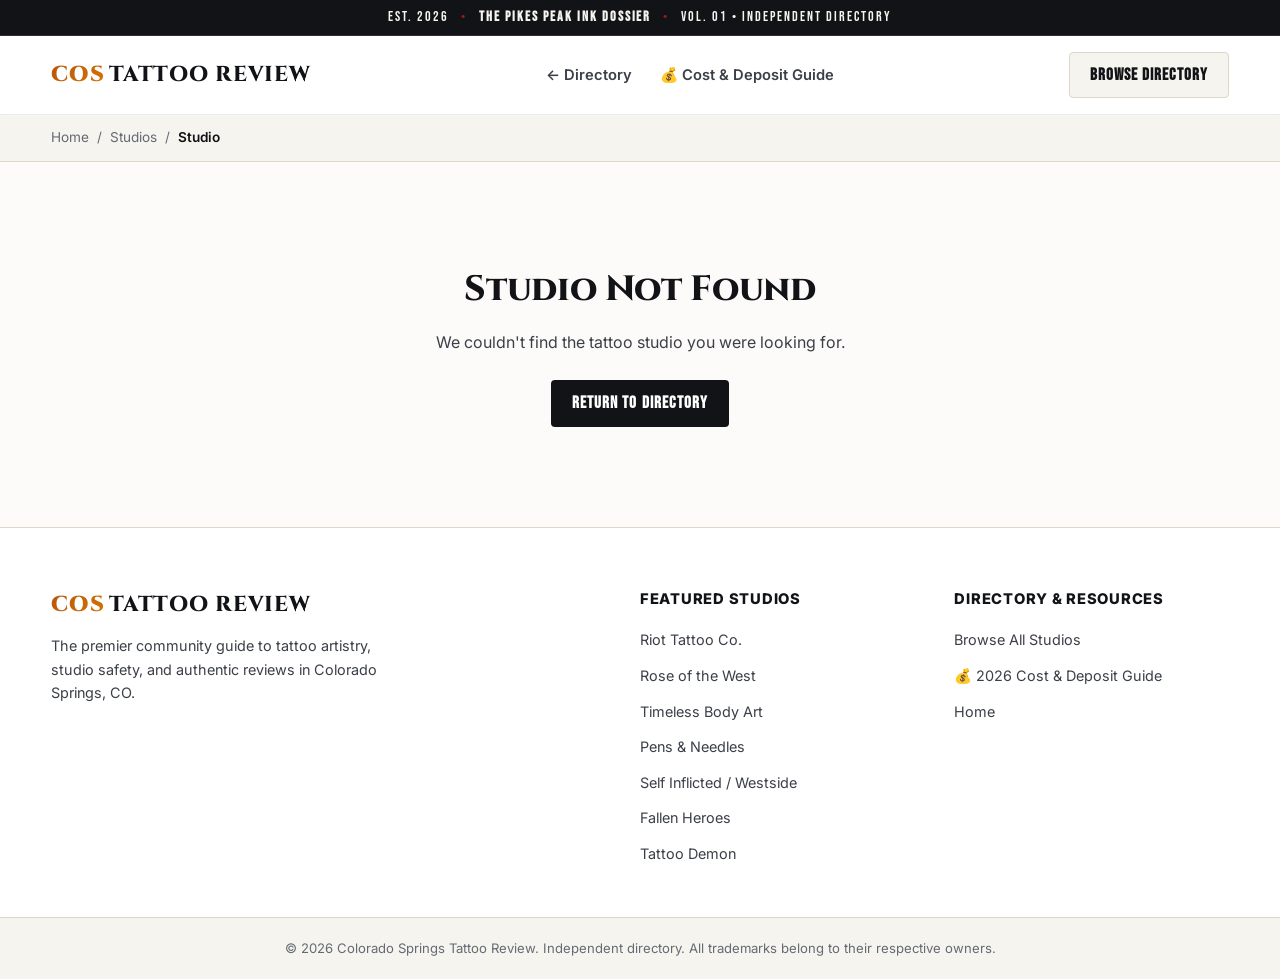
<file: shop.html>
<!DOCTYPE html>
<html lang="en">
<head>
  <meta charset="UTF-8" />
  <meta name="viewport" content="width=device-width, initial-scale=1.0" />
  <title id="page-title">Studio Review | Colorado Springs Tattoo Review</title>
  <meta name="description" id="page-meta-desc" content="Read authentic client reviews, rating breakdown, and studio details for tattoo shops in Colorado Springs." />
  
  <!-- Fonts -->
  <link rel="preconnect" href="https://fonts.googleapis.com">
  <link rel="preconnect" href="https://fonts.gstatic.com" crossorigin>
  <link href="https://fonts.googleapis.com/css2?family=Bebas+Neue&family=Cinzel:wght@600;700;800;900&family=Inter:wght@300;400;500;600;700;800&family=Plus+Jakarta+Sans:wght@400;500;600;700;800&display=swap" rel="stylesheet">
  
  <!-- Styles -->
  <link rel="stylesheet" href="style.css" />
</head>
<body class="single-shop-page">

  <!-- Top Gazette Masthead Bar -->
  <div class="masthead-issue-bar">
    <div class="container masthead-inner">
      <span>EST. 2026</span>
      <span class="masthead-sep">•</span>
      <span class="masthead-tagline">THE PIKES PEAK INK DOSSIER</span>
      <span class="masthead-sep">•</span>
      <span>VOL. 01 • INDEPENDENT DIRECTORY</span>
    </div>
  </div>

  <!-- Navigation Header -->
  <header class="site-header">
    <div class="container header-inner">
      <div class="site-branding">
        <a href="/" class="site-logo">
          <span class="logo-accent">COS</span> Tattoo Review
        </a>
      </div>
      <nav class="main-nav">
        <ul>
          <li><a href="/">← Directory</a></li>
          <li><a href="pricing-guide.html">💰 Cost & Deposit Guide</a></li>
        </ul>
      </nav>
      <div class="header-action">
        <a href="/" class="btn btn-secondary">Browse Directory</a>
      </div>
    </div>
  </header>

  <main id="shop-main-content">
    <!-- Breadcrumbs -->
    <div class="breadcrumbs-bar">
      <div class="container">
        <nav class="breadcrumbs">
          <a href="/">Home</a>
          <span class="sep">/</span>
          <a href="/">Studios</a>
          <span class="sep">/</span>
          <span id="breadcrumb-shop-name" class="current">Studio</span>
        </nav>
      </div>
    </div>

    <!-- Shop Hero Header Banner -->
    <section class="shop-hero-banner" id="shop-hero">
      <div class="hero-bg-overlay"></div>
      <div class="container shop-hero-inner">
        <div class="shop-hero-badge" id="shop-badge">Featured Studio</div>
        <h1 class="shop-hero-title" id="shop-title">Loading Studio...</h1>
        <p class="shop-hero-tagline" id="shop-tagline"></p>
        
        <div class="shop-hero-meta">
          <div class="meta-rating-pill">
            <span class="star-icon">★</span>
            <span class="rating-value" id="shop-rating">0.0</span>
            <span class="reviews-count" id="shop-reviews-count-badge">(0 Reviews)</span>
          </div>
          <div class="meta-price-pill" id="shop-price">$$$</div>
          <div class="meta-location-pill" id="shop-location-snippet">📍 Colorado Springs, CO</div>
        </div>

        <!-- Multi-Platform Aggregate Sources Bar -->
        <div class="platform-sources-bar" id="platform-sources-bar">
          <!-- Dynamically populated by js/shop.js (Google, Yelp, Facebook) -->
        </div>
      </div>
    </section>

    <!-- Main Shop Detail Content -->
    <section class="shop-detail-section">
      <div class="container shop-layout-grid">
        
        <!-- Left / Primary Column -->
        <div class="shop-primary-content">
          
          <!-- About the Studio Card -->
          <article class="content-card about-card">
            <h2>About the Studio</h2>
            <p id="shop-description" class="shop-description-text">Loading studio details...</p>
            
            <div class="shop-styles-wrap">
              <h4>Specialties & Styles:</h4>
              <div class="style-tags-list" id="shop-styles-list"></div>
            </div>
          </article>

          <!-- Studio Atmosphere & Vibe Check Section -->
          <section class="content-card vibe-card-section" id="vibe-section">
            <div class="vibe-section-header">
              <div class="vibe-title-wrap">
                <span class="vibe-main-icon">🎧</span>
                <div>
                  <h2>Studio Atmosphere &amp; Vibe Check</h2>
                  <p class="vibe-sub">Acoustics, shop culture, intimidation rating, and chair environment.</p>
                </div>
              </div>
            </div>
            <div id="vibe-content-mount">
              <!-- Injected via js/shop.js -->
            </div>
          </section>

          <!-- Resident Artists & Booking Status Section -->
          <section class="content-card artists-card-section" id="artists-section">
            <div class="artists-section-header">
              <div class="artists-title-wrap">
                <span class="artists-main-icon">🎨</span>
                <div>
                  <h2>Resident Artists & Booking Availability</h2>
                  <p class="artists-sub">Find verified resident tattooers, specialties, Instagram portfolios, and booking waitlists.</p>
                </div>
              </div>
            </div>
            <div class="artists-grid" id="artists-grid-mount">
              <!-- Injected via js/shop.js -->
            </div>
          </section>

          <!-- Before You Book: Critical Client Advisory -->
          <section class="content-card advisory-card-section" id="before-you-book-section">
            <div class="advisory-section-header">
              <div class="advisory-title-wrap">
                <span class="advisory-main-icon">🛡️</span>
                <div>
                  <h2>Before You Book: Essential Client Advisories</h2>
                  <p class="advisory-sub">Pre-booking guidance regarding parking, deposit terms, and artist assignments.</p>
                </div>
              </div>
            </div>
            <div class="advisory-cards-grid" id="before-you-book-mount">
              <!-- Injected via js/shop.js -->
            </div>
          </section>

          <!-- The Good vs. The Bad Web Consensus Section -->
          <section class="content-card consensus-section-card" id="consensus-section">
            <div class="consensus-header">
              <div class="consensus-badge">Internet Review Consensus</div>
              <h2>The Good & The Bad: What Clients Say</h2>
              <p class="consensus-sub">An unbiased editorial synthesis of client reviews analyzed and aggregated across Google Maps, Yelp, and Facebook.</p>
            </div>

            <div class="consensus-grid">
              <!-- The Good Card -->
              <div class="consensus-col consensus-good">
                <div class="consensus-col-title title-good">
                  <span class="consensus-icon">🟢</span>
                  <h3>The Good (What Clients Love)</h3>
                </div>
                <ul class="consensus-list" id="consensus-good-list">
                  <!-- Injected via js/shop.js -->
                </ul>
              </div>

              <!-- The Bad Card -->
              <div class="consensus-col consensus-bad">
                <div class="consensus-col-title title-bad">
                  <span class="consensus-icon">🔴</span>
                  <h3>The Bad (What to Know Before You Book)</h3>
                </div>
                <ul class="consensus-list" id="consensus-bad-list">
                  <!-- Injected via js/shop.js -->
                </ul>
              </div>
            </div>
          </section>

          <!-- Review Breakdown Dashboard Section -->
          <section class="content-card reviews-dashboard-card" id="reviews-section">
            <div class="dashboard-header">
              <div class="reviews-header-flex">
                <div>
                  <h2>Verified Client Reviews</h2>
                  <p class="dashboard-sub">Cross-platform feedback aggregated across Google Maps, Yelp, Facebook, and Reddit.</p>
                </div>
                <!-- Stream Switcher Tabs (Option C) -->
                <div class="stream-switcher-tabs" role="tablist">
                  <button type="button" class="tab-btn active" id="tab-btn-curated" data-target="curated">
                    <span>📊 Curated Consensus</span>
                  </button>
                  <button type="button" class="tab-btn" id="tab-btn-live" data-target="live">
                    <span class="live-dot-pulse"></span>
                    <span>⚡ Live Google Stream</span>
                  </button>
                </div>
              </div>
            </div>

            <!-- TAB 1: Curated Editorial Consensus View -->
            <div class="reviews-view-pane active" id="view-curated-reviews">
              <!-- Scorecard & Multi-Platform Volume Distribution -->
              <div class="scorecard-wrapper">
                <div class="scorecard-main">
                  <div class="big-score" id="scorecard-score">0.0</div>
                  <div class="scorecard-stars" id="scorecard-stars">★★★★★</div>
                  <div class="scorecard-label" id="scorecard-total-label">Based on 0 verified reviews</div>
                </div>

                <div class="scorecard-breakdown-section">
                  <div class="scorecard-breakdown-title">
                    <span class="scorecard-title-icon">📊</span>
                    <span>Multi-Platform Volume & Verified Ratings</span>
                  </div>
                  <div class="scorecard-platforms-grid" id="scorecard-platforms-mount">
                    <!-- Injected dynamically via js/shop.js -->
                  </div>
                </div>
              </div>

              <!-- Side-by-Side Split Review Columns -->
              <div class="reviews-split-grid">
                
                <!-- Positive Column (4-5 Stars) -->
                <div class="review-col col-positive">
                  <div class="col-header header-positive">
                    <span class="col-icon">✔</span>
                    <h3>Positive Highlights</h3>
                    <span class="col-counter" id="pos-col-counter">(0)</span>
                  </div>
                  <div class="reviews-list" id="positive-reviews-container">
                    <!-- Injected via js/shop.js -->
                  </div>
                </div>

                <!-- Critical Column (1-3 Stars) -->
                <div class="review-col col-critical">
                  <div class="col-header header-critical">
                    <span class="col-icon">⚠</span>
                    <h3>Critical & What to Know</h3>
                    <span class="col-counter" id="crit-col-counter">(0)</span>
                  </div>

                  <!-- 1-Star Client Advisory Banner -->
                  <div class="critical-advisory-banner" id="critical-advisory-banner" style="display: none;">
                    <div class="advisory-icon">🚨</div>
                    <div class="advisory-text">
                      <strong>Client Advisory: Relevant 1-Star Feedback</strong>
                      <p>We prioritize transparent booking. Verified 1-star web complaints regarding billing, deposit forfeitures, or service issues are featured with prominent callouts below.</p>
                    </div>
                  </div>

                  <div class="reviews-list" id="critical-reviews-container">
                    <!-- Injected via js/shop.js -->
                  </div>
                </div>

              </div>
            </div>

            <!-- TAB 2: Live Automated Google Reviews Feed (Option C) -->
            <div class="reviews-view-pane" id="view-live-reviews" style="display: none;">
              <div class="live-sync-banner">
                <div class="sync-status">
                  <span class="live-dot-pulse"></span>
                  <strong>Live Stream Sync Active</strong>
                </div>
                <p>Newly posted customer reviews on Google Maps are automatically streamed here in real-time. No manual data entry required.</p>
                <a href="#" id="live-google-maps-btn" target="_blank" rel="noopener noreferrer" class="btn btn-outline-sm">
                  View on Google Maps ↗
                </a>
              </div>

              <!-- Live Widget Embed Container -->
              <div class="live-widget-wrapper" id="live-widget-mount">
                <!-- Dynamically loaded review feed widget -->
                <div class="live-reviews-grid" id="live-dynamic-reviews-grid">
                  <!-- Injected via js/shop.js -->
                </div>
              </div>
            </div>

          </section>

        </div>

        <!-- Right / Sidebar Column -->
        <aside class="shop-sidebar">
          
          <!-- Contact & Info Widget -->
          <div class="sidebar-widget info-widget">
            <h3>Studio Information</h3>
            
            <div class="widget-row">
              <span class="widget-icon">📍</span>
              <div class="widget-text">
                <strong>Address</strong>
                <span id="sidebar-address">Loading...</span>
                <a href="#" id="sidebar-map-link" target="_blank" rel="noopener noreferrer" class="widget-sublink">Open in Google Maps ↗</a>
              </div>
            </div>

            <div class="widget-row">
              <span class="widget-icon">📞</span>
              <div class="widget-text">
                <strong>Phone</strong>
                <a href="#" id="sidebar-phone">Loading...</a>
              </div>
            </div>

            <div class="widget-row">
              <span class="widget-icon">🌐</span>
              <div class="widget-text">
                <strong>Official Website</strong>
                <a href="#" id="sidebar-website" target="_blank" rel="noopener noreferrer">Visit Website ↗</a>
              </div>
            </div>

            <div class="widget-row">
              <span class="widget-icon">🕒</span>
              <div class="widget-text">
                <strong>Operating Hours</strong>
                <p id="sidebar-hours" class="hours-text">Loading...</p>
              </div>
            </div>

            <div class="widget-action">
              <a href="#" id="sidebar-cta-btn" target="_blank" rel="noopener noreferrer" class="btn btn-primary btn-block">
                Visit Studio Website
              </a>
            </div>
          </div>

          <!-- Studio Claim / Update Action -->
          <div class="sidebar-widget claim-profile-card">
            <h4>Are you the studio owner?</h4>
            <p>Keep your resident artist roster, waitlist status, and studio details accurate on Colorado Springs' premier guide.</p>
            <button type="button" class="btn btn-outline-sm btn-block" id="claim-profile-btn">
              Claim or Update Profile ↗
            </button>
          </div>

          <!-- Transparency Notice Widget -->
          <div class="sidebar-widget transparency-widget">
            <h4>⚖️ Our Review Policy</h4>
            <p>We believe in radical transparency. Unlike platforms that let businesses pay to hide negative reviews, we showcase both positive highlights and genuine critique so you make informed decisions about your body art.</p>
          </div>

        </aside>

      </div>
    </section>

    <!-- Error State / Not Found (Hidden by default) -->
    <section class="not-found-section" id="not-found-section" style="display: none;">
      <div class="container text-center">
        <h2>Studio Not Found</h2>
        <p>We couldn't find the tattoo studio you were looking for.</p>
        <a href="/" class="btn btn-primary">Return to Directory</a>
      </div>
    </section>
  </main>

  <!-- Site Footer -->
  <footer class="site-footer">
    <div class="container footer-inner">
      <div class="footer-col">
        <a href="/" class="site-logo footer-logo">
          <span class="logo-accent">COS</span> Tattoo Review
        </a>
        <p class="footer-tagline">The premier community guide to tattoo artistry, studio safety, and authentic reviews in Colorado Springs, CO.</p>
      </div>
      <div class="footer-col">
        <h4>Featured Studios</h4>
        <ul class="footer-links">
          <li><a href="shop.html?slug=riot-tattoo">Riot Tattoo Co.</a></li>
          <li><a href="shop.html?slug=rose-of-the-west">Rose of the West</a></li>
          <li><a href="shop.html?slug=timeless-body-art">Timeless Body Art</a></li>
          <li><a href="shop.html?slug=pens-and-needles">Pens & Needles</a></li>
          <li><a href="shop.html?slug=self-inflicted">Self Inflicted / Westside</a></li>
          <li><a href="shop.html?slug=fallen-heroes">Fallen Heroes</a></li>
          <li><a href="shop.html?slug=tattoo-demon">Tattoo Demon</a></li>
        </ul>
      </div>
      <div class="footer-col">
        <h4>Directory & Resources</h4>
        <ul class="footer-links">
          <li><a href="/">Browse All Studios</a></li>
          <li><a href="pricing-guide.html">💰 2026 Cost & Deposit Guide</a></li>
          <li><a href="/">Home</a></li>
        </ul>
      </div>
    </div>
    <div class="footer-bottom">
      <div class="container footer-bottom-inner">
        <p>&copy; 2026 Colorado Springs Tattoo Review. Independent directory. All trademarks belong to their respective owners.</p>
      </div>
    </div>
  </footer>

  <!-- Studio Claim Modal -->
  <div class="modal-backdrop" id="claim-modal" style="display: none;">
    <div class="modal-box">
      <button type="button" class="modal-close" id="claim-modal-close" aria-label="Close modal">&times;</button>
      <div class="modal-header">
        <span class="modal-icon">🏛️</span>
        <h3>Claim or Update Studio Profile</h3>
        <p id="claim-modal-subtitle">Submit verified studio updates or request an updated artist roster for this listing.</p>
      </div>
      <form id="claim-profile-form" class="modal-form">
        <input type="hidden" id="claim-shop-id" value="" />
        <div class="form-group">
          <label for="claim-name">Your Full Name & Role</label>
          <input type="text" id="claim-name" required placeholder="e.g. Jane Doe (Owner / Lead Artist)" />
        </div>
        <div class="form-group">
          <label for="claim-email">Official Business Email</label>
          <input type="email" id="claim-email" required placeholder="name@yourstudio.com" />
        </div>
        <div class="form-group">
          <label for="claim-notes">Requested Updates or Artist Changes</label>
          <textarea id="claim-notes" rows="3" required placeholder="Specify updated booking status, artist additions, or studio hours..."></textarea>
        </div>
        <button type="submit" class="btn btn-primary btn-block">Submit Verification Request</button>
        <p class="form-disclaimer">Verified by King Digital Marketing editorial team within 24–48 hours.</p>
      </form>
      <div id="claim-success-msg" class="claim-success" style="display: none;">
        <span class="success-icon">✅</span>
        <h4>Verification Request Received!</h4>
        <p>Thank you! Our editorial team will verify your studio credentials and update the profile accordingly.</p>
      </div>
    </div>
  </div>

  <!-- Shop Logic Script -->
  <script src="js/shop.js"></script>
</body>
</html>
</file>
<file: style.css>
/*
 * Colorado Springs Tattoo Review - Modern Directory Design System
 * Clean, modern white aesthetic with high-contrast typography and responsive layouts.
 */

/* --- Design System & Custom Properties --- */
:root {
  --bg-primary: #fcfbf9;          /* Warm Newsprint Canvas */
  --bg-secondary: #f6f4ee;        /* Soft Tactile Paper */
  --bg-card: #ffffff;
  --bg-subtle: #ede9de;
  
  --color-primary: #111317;       /* Carbon Black Ink */
  --color-primary-hover: #22262e;
  --color-accent: #991b1b;        /* Crimson Ink Red */
  --color-accent-hover: #b91c1c;
  --color-accent-light: #fef2f2;
  --color-gold: #b45309;          /* Antique Ochre Gold */
  --color-gold-light: #fef3c7;
  --color-star: #d97706;          /* Bright Amber Star */
  
  --color-positive: #14532d;      /* Forest Ink Green */
  --color-positive-bg: #f0fdf4;
  --color-positive-border: #bbf7d0;
  
  --color-critical: #991b1b;      /* Crimson Red */
  --color-critical-bg: #fef2f2;
  --color-critical-border: #fecaca;
  
  --text-primary: #111317;
  --text-secondary: #3b3f47;
  --text-muted: #646a75;
  
  --border-color: #dcd7ca;        /* Hairline Paper Border */
  --border-hover: #b5ada0;
  --border-radius-sm: 4px;
  --border-radius-md: 8px;
  --border-radius-lg: 14px;
  --border-radius-pill: 9999px;
  
  --shadow-sm: 0 1px 3px rgba(17, 19, 23, 0.05);
  --shadow-md: 0 4px 12px -2px rgba(17, 19, 23, 0.08);
  --shadow-lg: 0 12px 24px -4px rgba(17, 19, 23, 0.1);
  --shadow-xl: 0 20px 32px -6px rgba(17, 19, 23, 0.12);
  
  --font-display: 'Cinzel', Georgia, 'Times New Roman', serif;
  --font-stamp: 'Bebas Neue', Impact, sans-serif;
  --font-body: 'Inter', -apple-system, BlinkMacSystemFont, 'Segoe UI', Roboto, sans-serif;
  
  --transition-fast: 0.15s ease;
  --transition-normal: 0.25s ease;
}

/* --- Reset & Base Styles --- */
*, *::before, *::after {
  box-sizing: border-box;
  margin: 0;
  padding: 0;
}

html {
  scroll-behavior: smooth;
}

body {
  font-family: var(--font-body);
  background-color: var(--bg-primary);
  color: var(--text-primary);
  line-height: 1.6;
  -webkit-font-smoothing: antialiased;
  -moz-osx-font-smoothing: grayscale;
}

a {
  color: inherit;
  text-decoration: none;
  transition: color var(--transition-fast);
}

img {
  max-width: 100%;
  height: auto;
  display: block;
}

/* Layout Container */
.container {
  width: 92%;
  max-width: 1200px;
  margin: 0 auto;
}

/* --- Buttons --- */
.btn {
  display: inline-flex;
  align-items: center;
  justify-content: center;
  gap: 8px;
  padding: 10px 22px;
  border-radius: var(--border-radius-pill);
  font-weight: 600;
  font-size: 0.92rem;
  border: 1px solid transparent;
  cursor: pointer;
  transition: all var(--transition-fast);
}

.btn-primary {
  background-color: var(--color-primary);
  color: #ffffff;
}

.btn-primary:hover {
  background-color: var(--color-primary-hover);
  transform: translateY(-1px);
  box-shadow: var(--shadow-md);
}

.btn-secondary {
  background-color: var(--bg-secondary);
  color: var(--text-primary);
  border-color: var(--border-color);
}

.btn-secondary:hover {
  background-color: var(--bg-subtle);
  border-color: var(--border-hover);
}

.btn-block {
  width: 100%;
  display: flex;
}

/* --- Site Header --- */
.site-header {
  background-color: rgba(255, 255, 255, 0.95);
  backdrop-filter: blur(10px);
  border-bottom: 1px solid var(--border-color);
  position: sticky;
  top: 0;
  z-index: 99;
  padding: 16px 0;
}

.header-inner {
  display: flex;
  justify-content: space-between;
  align-items: center;
}

.site-logo {
  font-size: 1.35rem;
  font-weight: 800;
  letter-spacing: -0.03em;
  color: var(--text-primary);
  display: flex;
  align-items: center;
  gap: 4px;
}

.logo-accent {
  background: linear-gradient(135deg, #b45309, #d97706);
  -webkit-background-clip: text;
  -webkit-text-fill-color: transparent;
  font-weight: 900;
}

.main-nav ul {
  display: flex;
  list-style: none;
  gap: 28px;
}

.main-nav a {
  font-size: 0.92rem;
  font-weight: 600;
  color: var(--text-secondary);
}

.main-nav a:hover,
.main-nav a.active {
  color: var(--color-primary);
}

/* --- Homepage Hero --- */
.home-hero {
  background: radial-gradient(circle at 50% 10%, rgba(248, 250, 252, 0.9) 0%, #ffffff 80%);
  padding: 70px 0 50px;
  border-bottom: 1px solid var(--border-color);
  text-align: center;
}

.hero-box {
  max-width: 820px;
}

.hero-badge {
  display: inline-block;
  background-color: var(--color-accent-light);
  color: var(--color-accent);
  font-size: 0.8rem;
  font-weight: 700;
  text-transform: uppercase;
  letter-spacing: 0.08em;
  padding: 4px 14px;
  border-radius: var(--border-radius-pill);
  margin-bottom: 16px;
}

.hero-main-title {
  font-size: 2.8rem;
  font-weight: 800;
  line-height: 1.15;
  color: var(--text-primary);
  letter-spacing: -0.03em;
  margin-bottom: 16px;
}

.hero-sub {
  font-size: 1.12rem;
  color: var(--text-secondary);
  line-height: 1.6;
  margin-bottom: 36px;
  max-width: 680px;
  margin-left: auto;
  margin-right: auto;
}

/* Search Bar */
.search-bar-container {
  max-width: 640px;
  margin: 0 auto 28px;
}

.search-input-wrapper {
  display: flex;
  align-items: center;
  background-color: #ffffff;
  border: 2px solid var(--border-color);
  border-radius: var(--border-radius-pill);
  padding: 6px 16px;
  box-shadow: var(--shadow-md);
  transition: border-color var(--transition-fast), box-shadow var(--transition-fast);
}

.search-input-wrapper:focus-within {
  border-color: var(--color-primary);
  box-shadow: var(--shadow-lg);
}

.search-icon {
  font-size: 1.1rem;
  margin-right: 10px;
  opacity: 0.6;
}

.search-input-wrapper input {
  flex: 1;
  border: none;
  background: transparent;
  font-size: 0.98rem;
  font-family: inherit;
  color: var(--text-primary);
  outline: none;
  padding: 8px 0;
}

.search-input-wrapper input::placeholder {
  color: var(--text-muted);
}

.clear-btn {
  background: transparent;
  border: none;
  color: var(--text-muted);
  cursor: pointer;
  font-size: 1rem;
  padding: 4px 8px;
  border-radius: var(--border-radius-pill);
}

.clear-btn:hover {
  color: var(--text-primary);
}

/* Quick Filters */
.quick-filters {
  display: flex;
  align-items: center;
  justify-content: center;
  gap: 12px;
  flex-wrap: wrap;
}

.filter-label {
  font-size: 0.85rem;
  font-weight: 700;
  color: var(--text-muted);
}

.filters-pills {
  display: flex;
  gap: 8px;
  flex-wrap: wrap;
  justify-content: center;
}

.style-badge {
  background-color: #ffffff;
  color: var(--text-secondary);
  border: 1px solid var(--border-color);
  padding: 6px 14px;
  border-radius: var(--border-radius-pill);
  font-size: 0.84rem;
  font-weight: 600;
  cursor: pointer;
  transition: all var(--transition-fast);
}

.style-badge:hover {
  border-color: var(--text-primary);
  color: var(--text-primary);
}

.style-badge.active {
  background-color: var(--color-primary);
  color: #ffffff;
  border-color: var(--color-primary);
}

/* --- Directory Section --- */
.directory-section {
  padding: 60px 0;
}

.section-header {
  display: flex;
  justify-content: space-between;
  align-items: flex-end;
  border-bottom: 1px solid var(--border-color);
  padding-bottom: 20px;
  margin-bottom: 36px;
}

.section-header-left h2 {
  font-size: 1.85rem;
  font-weight: 800;
  letter-spacing: -0.02em;
  color: var(--text-primary);
  margin-bottom: 4px;
}

.section-subtext {
  font-size: 0.95rem;
  color: var(--text-secondary);
}

.results-count {
  font-size: 0.88rem;
  font-weight: 700;
  color: var(--text-muted);
  background-color: var(--bg-secondary);
  padding: 6px 14px;
  border-radius: var(--border-radius-pill);
  border: 1px solid var(--border-color);
}

/* Listings Grid */
.shops-listings-grid {
  display: grid;
  grid-template-columns: repeat(auto-fill, minmax(350px, 1fr));
  gap: 28px;
}

/* Shop Card */
.shop-card {
  background-color: var(--bg-card);
  border: 1px solid var(--border-color);
  border-radius: var(--border-radius-md);
  box-shadow: var(--shadow-sm);
  transition: transform var(--transition-normal), box-shadow var(--transition-normal), border-color var(--transition-fast);
  display: flex;
  flex-direction: column;
  overflow: hidden;
  position: relative;
}

.shop-card:hover {
  transform: translateY(-4px);
  box-shadow: var(--shadow-xl);
  border-color: var(--border-hover);
}

.shop-card-featured {
  border-top: 3px solid var(--color-accent);
}

.card-body {
  padding: 28px;
  display: flex;
  flex-direction: column;
  flex: 1;
}

.card-meta-top {
  display: flex;
  justify-content: space-between;
  align-items: center;
  margin-bottom: 14px;
}

.card-rating {
  display: flex;
  align-items: center;
  gap: 5px;
  font-weight: 800;
  font-size: 0.96rem;
  color: var(--text-primary);
}

.card-rating .star-icon {
  color: var(--color-star);
  font-size: 1.1rem;
}

.card-rating .reviews-count {
  font-weight: 500;
  font-size: 0.82rem;
  color: var(--text-muted);
}

.card-price {
  background-color: var(--bg-secondary);
  color: var(--text-secondary);
  font-size: 0.76rem;
  font-weight: 800;
  padding: 3px 9px;
  border-radius: var(--border-radius-sm);
  border: 1px solid var(--border-color);
}

.card-title {
  font-size: 1.35rem;
  font-weight: 800;
  letter-spacing: -0.02em;
  line-height: 1.25;
  margin-bottom: 4px;
}

.card-title a:hover {
  color: var(--color-accent);
}

.card-tagline {
  font-size: 0.85rem;
  font-weight: 600;
  color: var(--color-accent);
  margin-bottom: 12px;
}

.card-styles {
  display: flex;
  gap: 6px;
  flex-wrap: wrap;
  margin-bottom: 16px;
}

.card-style-pill {
  background-color: var(--bg-secondary);
  color: var(--text-secondary);
  font-size: 0.74rem;
  font-weight: 600;
  padding: 3px 8px;
  border-radius: var(--border-radius-pill);
  border: 1px solid var(--border-color);
}

.card-excerpt {
  color: var(--text-secondary);
  font-size: 0.92rem;
  line-height: 1.55;
  margin-bottom: 20px;
  flex: 1;
}

.card-location {
  display: flex;
  align-items: center;
  gap: 6px;
  font-size: 0.82rem;
  color: var(--text-muted);
  margin-bottom: 20px;
}

.card-footer-action {
  border-top: 1px solid var(--border-color);
  padding-top: 18px;
  margin-top: auto;
}

.action-btn {
  display: inline-flex;
  align-items: center;
  gap: 6px;
  font-size: 0.92rem;
  font-weight: 700;
  color: var(--color-primary);
  transition: gap var(--transition-fast), color var(--transition-fast);
}

.action-btn span {
  transition: transform var(--transition-fast);
}

.action-btn:hover {
  color: var(--color-accent);
}

.action-btn:hover span {
  transform: translateX(4px);
}

/* States */
.loading-state, .error-state, .no-results {
  text-align: center;
  padding: 60px 20px;
  grid-column: 1 / -1;
}

.spinner {
  width: 40px;
  height: 40px;
  border: 3px solid var(--border-color);
  border-top-color: var(--color-primary);
  border-radius: 50%;
  animation: spin 0.8s linear infinite;
  margin: 0 auto 16px;
}

@keyframes spin {
  to { transform: rotate(360deg); }
}

.no-results h3 {
  font-size: 1.3rem;
  margin-bottom: 8px;
}

.no-results p {
  color: var(--text-secondary);
  margin-bottom: 20px;
}

/* --- Info Section (Why Us) --- */
.info-section {
  background-color: var(--bg-secondary);
  border-top: 1px solid var(--border-color);
  border-bottom: 1px solid var(--border-color);
  padding: 70px 0;
}

.info-header {
  text-align: center;
  max-width: 680px;
  margin: 0 auto 48px;
}

.info-header h2 {
  font-size: 2rem;
  font-weight: 800;
  letter-spacing: -0.02em;
  margin-bottom: 10px;
}

.info-header p {
  color: var(--text-secondary);
  font-size: 1.05rem;
}

.info-cards-grid {
  display: grid;
  grid-template-columns: repeat(3, 1fr);
  gap: 28px;
}

.info-card {
  background-color: #ffffff;
  padding: 32px;
  border-radius: var(--border-radius-md);
  border: 1px solid var(--border-color);
  box-shadow: var(--shadow-sm);
}

.info-card-icon {
  font-size: 2.2rem;
  margin-bottom: 16px;
}

.info-card h3 {
  font-size: 1.25rem;
  font-weight: 800;
  margin-bottom: 10px;
  letter-spacing: -0.01em;
}

.info-card p {
  color: var(--text-secondary);
  font-size: 0.92rem;
  line-height: 1.6;
}

/* --- Single Shop Page --- */
.breadcrumbs-bar {
  background-color: var(--bg-secondary);
  border-bottom: 1px solid var(--border-color);
  padding: 12px 0;
  font-size: 0.85rem;
}

.breadcrumbs {
  display: flex;
  align-items: center;
  gap: 8px;
  color: var(--text-muted);
}

.breadcrumbs a:hover {
  color: var(--color-primary);
}

.breadcrumbs .current {
  color: var(--text-primary);
  font-weight: 600;
}

/* Shop Hero Banner */
.shop-hero-banner {
  background-color: var(--color-primary);
  color: #ffffff;
  padding: 60px 0 50px;
  position: relative;
  background-size: cover;
  background-position: center;
}

.hero-bg-overlay {
  position: absolute;
  inset: 0;
  background: linear-gradient(180deg, rgba(15, 23, 42, 0.78) 0%, rgba(15, 23, 42, 0.92) 100%);
}

.shop-hero-inner {
  position: relative;
  z-index: 2;
  max-width: 900px;
}

.shop-hero-badge {
  display: inline-block;
  background-color: rgba(255, 255, 255, 0.15);
  backdrop-filter: blur(4px);
  color: #ffffff;
  font-size: 0.78rem;
  font-weight: 700;
  text-transform: uppercase;
  letter-spacing: 0.08em;
  padding: 4px 12px;
  border-radius: var(--border-radius-pill);
  margin-bottom: 14px;
}

.shop-hero-title {
  font-size: 2.6rem;
  font-weight: 800;
  letter-spacing: -0.03em;
  line-height: 1.2;
  margin-bottom: 8px;
}

.shop-hero-tagline {
  font-size: 1.15rem;
  color: #cbd5e1;
  margin-bottom: 24px;
}

.shop-hero-meta {
  display: flex;
  align-items: center;
  gap: 14px;
  flex-wrap: wrap;
}

.meta-rating-pill {
  display: flex;
  align-items: center;
  gap: 6px;
  background-color: #ffffff;
  color: var(--text-primary);
  padding: 6px 14px;
  border-radius: var(--border-radius-pill);
  font-weight: 800;
  font-size: 0.95rem;
}

.meta-rating-pill .star-icon {
  color: var(--color-star);
  font-size: 1.1rem;
}

.meta-rating-pill .reviews-count {
  font-weight: 600;
  font-size: 0.82rem;
  color: var(--text-muted);
}

.meta-price-pill {
  background-color: rgba(255, 255, 255, 0.15);
  color: #ffffff;
  font-size: 0.88rem;
  font-weight: 700;
  padding: 6px 14px;
  border-radius: var(--border-radius-pill);
}

.meta-location-pill {
  color: #e2e8f0;
  font-size: 0.9rem;
}

/* Shop Layout Grid */
.shop-detail-section {
  padding: 50px 0 80px;
}

.shop-layout-grid {
  display: grid;
  grid-template-columns: 2fr 1fr;
  gap: 36px;
  align-items: start;
}

.content-card {
  background-color: var(--bg-card);
  border: 1px solid var(--border-color);
  border-radius: var(--border-radius-md);
  padding: 32px;
  margin-bottom: 30px;
  box-shadow: var(--shadow-sm);
}

.about-card h2 {
  font-size: 1.5rem;
  font-weight: 800;
  letter-spacing: -0.02em;
  margin-bottom: 14px;
}

.shop-description-text {
  color: var(--text-secondary);
  font-size: 1rem;
  line-height: 1.7;
  margin-bottom: 24px;
}

.shop-styles-wrap h4 {
  font-size: 0.88rem;
  font-weight: 700;
  text-transform: uppercase;
  letter-spacing: 0.05em;
  color: var(--text-muted);
  margin-bottom: 10px;
}

.style-tags-list {
  display: flex;
  gap: 8px;
  flex-wrap: wrap;
}

.style-pill {
  background-color: var(--bg-secondary);
  color: var(--text-secondary);
  border: 1px solid var(--border-color);
  padding: 5px 12px;
  border-radius: var(--border-radius-pill);
  font-size: 0.82rem;
  font-weight: 600;
}

/* --- Review Breakdown Dashboard --- */
.reviews-dashboard-card {
  padding: 36px;
}

.dashboard-header {
  border-bottom: 1px solid var(--border-color);
  padding-bottom: 18px;
  margin-bottom: 28px;
}

.dashboard-header h2 {
  font-size: 1.65rem;
  font-weight: 800;
  letter-spacing: -0.02em;
  margin-bottom: 6px;
}

.dashboard-sub {
  color: var(--text-secondary);
  font-size: 0.95rem;
}

/* --- Review Stream Switcher Tabs (Option C) --- */
.reviews-header-flex {
  display: flex;
  justify-content: space-between;
  align-items: flex-end;
  gap: 20px;
  flex-wrap: wrap;
}

.stream-switcher-tabs {
  display: inline-flex;
  background-color: var(--bg-secondary);
  border: 1px solid var(--border-color);
  padding: 4px;
  border-radius: var(--border-radius-pill);
  gap: 4px;
}

.tab-btn {
  display: inline-flex;
  align-items: center;
  gap: 8px;
  padding: 8px 18px;
  border-radius: var(--border-radius-pill);
  font-size: 0.85rem;
  font-weight: 700;
  border: none;
  background: transparent;
  color: var(--text-secondary);
  cursor: pointer;
  transition: all var(--transition-fast);
}

.tab-btn:hover {
  color: var(--text-primary);
}

.tab-btn.active {
  background-color: #ffffff;
  color: var(--text-primary);
  box-shadow: 0 2px 8px rgba(0, 0, 0, 0.08);
}

/* Pulsing Green Indicator for Live Stream */
.live-dot-pulse {
  width: 8px;
  height: 8px;
  background-color: #10b981;
  border-radius: 50%;
  display: inline-block;
  box-shadow: 0 0 0 0 rgba(16, 185, 129, 0.7);
  animation: pulse-ring 1.8s infinite cubic-bezier(0.66, 0, 0, 1);
}

@keyframes pulse-ring {
  0% {
    box-shadow: 0 0 0 0 rgba(16, 185, 129, 0.7);
  }
  70% {
    box-shadow: 0 0 0 8px rgba(16, 185, 129, 0);
  }
  100% {
    box-shadow: 0 0 0 0 rgba(16, 185, 129, 0);
  }
}

/* Live Stream View Pane */
.live-sync-banner {
  background: linear-gradient(135deg, rgba(66, 133, 244, 0.08) 0%, rgba(16, 185, 129, 0.08) 100%);
  border: 1px solid rgba(66, 133, 244, 0.2);
  border-radius: var(--border-radius-md);
  padding: 18px 24px;
  margin-bottom: 26px;
  display: flex;
  justify-content: space-between;
  align-items: center;
  gap: 20px;
  flex-wrap: wrap;
}

.live-sync-banner p {
  font-size: 0.88rem;
  color: var(--text-secondary);
  margin: 0;
  flex: 1;
  min-width: 260px;
}

.sync-status {
  display: inline-flex;
  align-items: center;
  gap: 8px;
  font-size: 0.85rem;
  color: #065f46;
  background-color: #d1fae5;
  padding: 4px 12px;
  border-radius: var(--border-radius-pill);
  font-weight: 700;
}

.btn-outline-sm {
  font-size: 0.82rem;
  font-weight: 700;
  padding: 7px 14px;
  border-radius: var(--border-radius-pill);
  border: 1px solid var(--border-color);
  background-color: #ffffff;
  color: var(--text-primary);
  text-decoration: none;
  transition: all var(--transition-fast);
}

.btn-outline-sm:hover {
  border-color: var(--color-accent);
  color: var(--color-accent);
}

/* Live Reviews Grid */
.live-reviews-grid {
  display: grid;
  grid-template-columns: repeat(auto-fill, minmax(320px, 1fr));
  gap: 20px;
}

.live-stream-card {
  background-color: #ffffff;
  border: 1px solid var(--border-color);
  border-radius: var(--border-radius-md);
  padding: 22px;
  box-shadow: var(--shadow-sm);
  transition: transform var(--transition-fast), box-shadow var(--transition-fast);
}

.live-stream-card:hover {
  transform: translateY(-2px);
  box-shadow: var(--shadow-md);
}

.live-stream-header {
  display: flex;
  justify-content: space-between;
  align-items: flex-start;
  margin-bottom: 12px;
}

.live-user-meta {
  display: flex;
  align-items: center;
  gap: 10px;
}

.live-avatar-badge {
  width: 36px;
  height: 36px;
  border-radius: 50%;
  background: linear-gradient(135deg, #4285f4, #34a853);
  color: #ffffff;
  display: flex;
  align-items: center;
  justify-content: center;
  font-weight: 800;
  font-size: 0.92rem;
}

.live-user-meta strong {
  display: block;
  font-size: 0.92rem;
  color: var(--text-primary);
}

.live-verified-tag {
  display: block;
  font-size: 0.72rem;
  font-weight: 700;
  color: #1a73e8;
}

.live-stream-date {
  font-size: 0.75rem;
  color: var(--text-muted);
}

.live-stream-stars {
  color: var(--color-star);
  font-size: 1rem;
  letter-spacing: 1px;
  margin-bottom: 10px;
}

.live-stream-body p {
  font-size: 0.9rem;
  line-height: 1.55;
  color: var(--text-secondary);
  font-style: italic;
  margin: 0;
}

/* Scorecard */
.scorecard-wrapper {
  display: grid;
  grid-template-columns: 240px 1fr;
  gap: 28px;
  align-items: center;
  background-color: var(--bg-secondary);
  border: 1px solid var(--border-color);
  border-radius: var(--border-radius-md);
  padding: 24px;
  margin-bottom: 36px;
}

.scorecard-main {
  text-align: center;
  border-right: 1px solid var(--border-color);
  padding-right: 20px;
}

.big-score {
  font-size: 3.2rem;
  font-weight: 900;
  line-height: 1;
  color: var(--text-primary);
  letter-spacing: -0.03em;
  margin-bottom: 6px;
}

.scorecard-stars {
  color: var(--color-star);
  font-size: 1.25rem;
  letter-spacing: 2px;
  margin-bottom: 6px;
}

.scorecard-label {
  font-size: 0.82rem;
  color: var(--text-muted);
  font-weight: 600;
  line-height: 1.4;
}

.scorecard-breakdown-section {
  display: flex;
  flex-direction: column;
  gap: 12px;
}

.scorecard-breakdown-title {
  display: flex;
  align-items: center;
  gap: 8px;
  font-size: 0.82rem;
  font-weight: 700;
  text-transform: uppercase;
  letter-spacing: 0.05em;
  color: var(--text-muted);
}

.scorecard-platforms-grid {
  display: grid;
  grid-template-columns: repeat(auto-fit, minmax(180px, 1fr));
  gap: 12px;
}

.platform-metric-card {
  background-color: #ffffff;
  border: 1px solid var(--border-color);
  border-radius: var(--border-radius-sm);
  padding: 12px 16px;
  display: flex;
  flex-direction: column;
  gap: 4px;
  box-shadow: var(--shadow-sm);
  transition: transform var(--transition-fast), box-shadow var(--transition-fast);
}

.platform-metric-card:hover {
  transform: translateY(-2px);
  box-shadow: var(--shadow-md);
}

.platform-metric-header {
  display: flex;
  align-items: center;
  gap: 8px;
  font-size: 0.84rem;
  font-weight: 700;
  color: var(--text-secondary);
}

.platform-metric-body {
  display: flex;
  align-items: baseline;
  justify-content: space-between;
  gap: 8px;
}

.platform-metric-score {
  font-size: 1.2rem;
  font-weight: 800;
  color: var(--text-primary);
}

.platform-metric-count {
  font-size: 0.78rem;
  font-weight: 600;
  color: var(--text-muted);
}

/* Side-by-Side Review Grid */
.reviews-split-grid {
  display: grid;
  grid-template-columns: 1fr 1fr;
  gap: 24px;
}

.review-col {
  display: flex;
  flex-direction: column;
}

.col-header {
  display: flex;
  align-items: center;
  gap: 8px;
  padding: 14px 18px;
  border-radius: var(--border-radius-md);
  margin-bottom: 18px;
  font-size: 0.95rem;
  font-weight: 700;
}

.header-positive {
  background-color: var(--color-positive-bg);
  color: var(--color-positive);
  border: 1px solid var(--color-positive-border);
}

.header-critical {
  background-color: var(--color-critical-bg);
  color: var(--color-critical);
  border: 1px solid var(--color-critical-border);
}

.col-header h3 {
  font-size: 1.05rem;
  font-weight: 800;
  margin: 0;
  flex: 1;
}

.col-icon {
  font-size: 1.1rem;
}

.col-counter {
  font-size: 0.88rem;
  font-weight: 700;
  opacity: 0.8;
}

.reviews-list {
  display: flex;
  flex-direction: column;
  gap: 16px;
}

/* Individual Review Card */
.review-card {
  background-color: #ffffff;
  border: 1px solid var(--border-color);
  border-radius: var(--border-radius-md);
  padding: 20px;
  box-shadow: var(--shadow-sm);
  transition: transform var(--transition-fast), box-shadow var(--transition-fast);
}

.review-card:hover {
  box-shadow: var(--shadow-md);
  transform: translateY(-2px);
}

.card-positive {
  border-left: 4px solid var(--color-positive);
}

.card-critical {
  border-left: 4px solid var(--color-critical);
}

/* 1-Star Critical Callout Styling */
.critical-advisory-banner {
  display: flex;
  align-items: flex-start;
  gap: 12px;
  background-color: #fef2f2;
  border: 1px solid #fecaca;
  border-left: 4px solid #dc2626;
  border-radius: var(--border-radius-md);
  padding: 14px 16px;
  margin-bottom: 18px;
}

.advisory-icon {
  font-size: 1.3rem;
  line-height: 1;
}

.advisory-text strong {
  display: block;
  font-size: 0.88rem;
  font-weight: 800;
  color: #991b1b;
  margin-bottom: 3px;
}

.advisory-text p {
  font-size: 0.80rem;
  color: #7f1d1d;
  margin: 0;
  line-height: 1.4;
}

.review-card-1star {
  border-color: #fca5a5 !important;
  border-left: 5px solid #dc2626 !important;
  background: linear-gradient(180deg, #ffffff 0%, #fff7f7 100%) !important;
  box-shadow: 0 4px 14px rgba(220, 38, 38, 0.08) !important;
  position: relative;
}

.card-1star-callout-badge {
  display: inline-flex;
  align-items: center;
  gap: 5px;
  background-color: #dc2626;
  color: #ffffff;
  font-size: 0.72rem;
  font-weight: 800;
  text-transform: uppercase;
  letter-spacing: 0.05em;
  padding: 4px 10px;
  border-radius: var(--border-radius-pill);
  margin-bottom: 12px;
}

.review-complaint-topic {
  display: flex;
  align-items: center;
  gap: 6px;
  margin: 8px 0 10px 0;
  padding: 6px 10px;
  background-color: rgba(220, 38, 38, 0.06);
  border-radius: var(--border-radius-sm);
  font-size: 0.80rem;
}

.topic-label {
  font-weight: 700;
  color: #991b1b;
}

.topic-tag {
  font-weight: 800;
  color: #b91c1c;
}

.stars-1star {
  color: #dc2626 !important;
}

.stars-label-1star {
  font-size: 0.75rem;
  font-weight: 700;
  color: #dc2626;
  margin-left: 6px;
}

.avatar-1star {
  background-color: #fee2e2 !important;
  color: #991b1b !important;
  border-color: #fca5a5 !important;
}

.review-card-header {
  display: flex;
  justify-content: space-between;
  align-items: flex-start;
  margin-bottom: 10px;
}

.review-author-wrap {
  display: flex;
  align-items: center;
  gap: 10px;
}

.review-avatar {
  width: 34px;
  height: 34px;
  border-radius: 50%;
  background-color: var(--bg-secondary);
  border: 1px solid var(--border-color);
  display: flex;
  align-items: center;
  justify-content: center;
  font-weight: 800;
  font-size: 0.88rem;
  color: var(--text-primary);
}

.review-author {
  display: block;
  font-size: 0.92rem;
  font-weight: 700;
  color: var(--text-primary);
}

.review-date {
  display: block;
  font-size: 0.76rem;
  color: var(--text-muted);
}

/* Platform Badges */
.platform-badge {
  font-size: 0.72rem;
  font-weight: 700;
  padding: 3px 8px;
  border-radius: var(--border-radius-pill);
}

.platform-google {
  background-color: rgba(66, 133, 244, 0.12);
  color: #1a73e8;
}

.platform-yelp {
  background-color: rgba(211, 35, 35, 0.12);
  color: #d32323;
}

.platform-direct {
  background-color: rgba(15, 23, 42, 0.08);
  color: var(--text-secondary);
}

.platform-facebook {
  background-color: rgba(24, 119, 242, 0.12);
  color: #1877f2;
}

.platform-reddit {
  background-color: rgba(255, 69, 0, 0.12);
  color: #ff4500;
}

.review-stars-row {
  color: var(--color-star);
  font-size: 0.92rem;
  letter-spacing: 1px;
  margin-bottom: 10px;
}

.review-text p {
  font-size: 0.9rem;
  line-height: 1.55;
  color: var(--text-secondary);
  font-style: italic;
}

.empty-reviews-state {
  padding: 24px;
  text-align: center;
  color: var(--text-muted);
  font-size: 0.9rem;
  background-color: var(--bg-secondary);
  border-radius: var(--border-radius-md);
}

/* --- Sidebar --- */
.shop-sidebar {
  position: sticky;
  top: 90px;
}

.sidebar-widget {
  background-color: var(--bg-card);
  border: 1px solid var(--border-color);
  border-radius: var(--border-radius-md);
  padding: 26px;
  margin-bottom: 24px;
  box-shadow: var(--shadow-sm);
}

.info-widget h3 {
  font-size: 1.25rem;
  font-weight: 800;
  letter-spacing: -0.01em;
  border-bottom: 1px solid var(--border-color);
  padding-bottom: 12px;
  margin-bottom: 18px;
}

.widget-row {
  display: flex;
  gap: 12px;
  margin-bottom: 18px;
}

.widget-icon {
  font-size: 1.15rem;
}

.widget-text strong {
  display: block;
  font-size: 0.78rem;
  text-transform: uppercase;
  letter-spacing: 0.05em;
  color: var(--text-muted);
  margin-bottom: 2px;
}

.widget-text span,
.widget-text a {
  font-size: 0.92rem;
  font-weight: 600;
  color: var(--text-primary);
}

.widget-sublink {
  display: block;
  font-size: 0.8rem;
  color: var(--color-accent);
  margin-top: 2px;
}

.widget-sublink:hover {
  text-decoration: underline;
}

.hours-text {
  font-size: 0.86rem;
  color: var(--text-secondary);
  line-height: 1.5;
}

.widget-action {
  margin-top: 22px;
  border-top: 1px solid var(--border-color);
  padding-top: 18px;
}

.transparency-widget {
  background-color: var(--bg-secondary);
}

.transparency-widget h4 {
  font-size: 0.98rem;
  font-weight: 800;
  margin-bottom: 8px;
}

.transparency-widget p {
  font-size: 0.84rem;
  color: var(--text-secondary);
  line-height: 1.55;
}

/* --- Not Found Section --- */
.not-found-section {
  padding: 100px 0;
}

.not-found-section h2 {
  font-size: 2.2rem;
  font-weight: 800;
  margin-bottom: 12px;
}

.not-found-section p {
  color: var(--text-secondary);
  margin-bottom: 24px;
}

.text-center {
  text-align: center;
}

/* --- Site Footer --- */
.site-footer {
  background-color: #ffffff;
  border-top: 1px solid var(--border-color);
  padding-top: 60px;
}

.footer-inner {
  display: grid;
  grid-template-columns: 2fr 1fr 1fr;
  gap: 40px;
  padding-bottom: 50px;
}

.footer-logo {
  margin-bottom: 12px;
}

.footer-tagline {
  color: var(--text-secondary);
  font-size: 0.9rem;
  line-height: 1.6;
  max-width: 360px;
}

.footer-col h4 {
  font-size: 0.92rem;
  font-weight: 800;
  text-transform: uppercase;
  letter-spacing: 0.05em;
  color: var(--text-primary);
  margin-bottom: 16px;
}

.footer-links {
  list-style: none;
  display: flex;
  flex-direction: column;
  gap: 10px;
}

.footer-links a {
  font-size: 0.9rem;
  color: var(--text-secondary);
}

.footer-links a:hover {
  color: var(--color-primary);
}

.footer-bottom {
  border-top: 1px solid var(--border-color);
  padding: 20px 0;
  background-color: var(--bg-secondary);
}

.footer-bottom-inner {
  font-size: 0.82rem;
  color: var(--text-muted);
  text-align: center;
}

/* --- Multi-Platform Sources Bar --- */
.platform-sources-bar {
  margin-top: 18px;
  display: flex;
  align-items: center;
  gap: 12px;
  flex-wrap: wrap;
}

.sources-label {
  font-size: 0.78rem;
  font-weight: 700;
  text-transform: uppercase;
  letter-spacing: 0.06em;
  color: #cbd5e1;
}

.sources-chips-list {
  display: flex;
  gap: 10px;
  flex-wrap: wrap;
}

.platform-source-chip {
  display: inline-flex;
  align-items: center;
  gap: 6px;
  background-color: rgba(255, 255, 255, 0.12);
  backdrop-filter: blur(6px);
  border: 1px solid rgba(255, 255, 255, 0.2);
  padding: 4px 12px;
  border-radius: var(--border-radius-pill);
  font-size: 0.82rem;
  color: #ffffff;
}

.platform-source-chip .chip-platform-name {
  font-weight: 700;
}

.platform-source-chip .chip-rating {
  color: var(--color-star);
  font-weight: 800;
}

.platform-source-chip .chip-count {
  font-size: 0.74rem;
  opacity: 0.8;
}

.chip-google {
  border-left: 3px solid #4285f4;
}

.chip-yelp {
  border-left: 3px solid #d32323;
}

.chip-facebook {
  border-left: 3px solid #1877f2;
}

.chip-reddit {
  border-left: 3px solid #ff4500;
}

/* Micro sources on homepage cards */
.card-sources-micro {
  display: flex;
  align-items: center;
  gap: 6px;
  font-size: 0.74rem;
  font-weight: 700;
  color: var(--text-muted);
  margin-bottom: 12px;
  flex-wrap: wrap;
}

.micro-sep {
  opacity: 0.4;
}

/* --- The Good & The Bad Consensus Section --- */
.consensus-section-card {
  padding: 34px;
  background-color: #ffffff;
  border: 1px solid var(--border-color);
  border-radius: var(--border-radius-md);
  box-shadow: var(--shadow-sm);
  margin-bottom: 30px;
}

.consensus-header {
  margin-bottom: 24px;
  border-bottom: 1px solid var(--border-color);
  padding-bottom: 16px;
}

.consensus-badge {
  display: inline-block;
  background-color: var(--bg-subtle);
  color: var(--text-secondary);
  font-size: 0.74rem;
  font-weight: 800;
  text-transform: uppercase;
  letter-spacing: 0.08em;
  padding: 3px 10px;
  border-radius: var(--border-radius-pill);
  margin-bottom: 8px;
  border: 1px solid var(--border-color);
}

.consensus-header h2 {
  font-size: 1.55rem;
  font-weight: 800;
  letter-spacing: -0.02em;
  margin-bottom: 4px;
}

.consensus-sub {
  font-size: 0.92rem;
  color: var(--text-secondary);
}

.consensus-grid {
  display: grid;
  grid-template-columns: 1fr 1fr;
  gap: 22px;
}

.consensus-col {
  border-radius: var(--border-radius-md);
  padding: 24px;
  border: 1px solid var(--border-color);
}

.consensus-good {
  background-color: var(--color-positive-bg);
  border-color: var(--color-positive-border);
}

.consensus-bad {
  background-color: var(--color-critical-bg);
  border-color: var(--color-critical-border);
}

.consensus-col-title {
  display: flex;
  align-items: center;
  gap: 8px;
  margin-bottom: 16px;
}

.consensus-col-title h3 {
  font-size: 1.05rem;
  font-weight: 800;
  letter-spacing: -0.01em;
}

.title-good h3 {
  color: var(--color-positive);
}

.title-bad h3 {
  color: var(--color-critical);
}

.consensus-list {
  list-style: none;
  display: flex;
  flex-direction: column;
  gap: 12px;
}

.consensus-item {
  display: flex;
  align-items: flex-start;
  gap: 10px;
  font-size: 0.9rem;
  line-height: 1.5;
  color: var(--text-primary);
}

.consensus-item .bullet-icon {
  font-weight: 800;
  font-size: 0.95rem;
  line-height: 1.4;
  flex-shrink: 0;
}

.item-good .bullet-icon {
  color: var(--color-positive);
}

.item-bad .bullet-icon {
  color: var(--color-critical);
}

/* --- Responsive Media Queries --- */
@media (max-width: 992px) {
  .shop-layout-grid {
    grid-template-columns: 1fr;
  }

  .shop-sidebar {
    position: static;
  }

  .scorecard-wrapper {
    grid-template-columns: 1fr;
  }

  .scorecard-main {
    border-right: none;
    border-bottom: 1px solid var(--border-color);
    padding-right: 0;
    padding-bottom: 20px;
  }

  .info-cards-grid {
    grid-template-columns: 1fr;
  }

  .footer-inner {
    grid-template-columns: 1fr;
    gap: 30px;
  }
}

@media (max-width: 768px) {
  .hero-main-title {
    font-size: 2.1rem;
  }

  .shops-listings-grid {
    grid-template-columns: 1fr;
  }

  .reviews-split-grid {
    grid-template-columns: 1fr;
  }

  .section-header {
    flex-direction: column;
    align-items: flex-start;
    gap: 12px;
  }

  .main-nav {
    display: none;
  }
}

/* --- Hero Quiz CTA & Operational Filters --- */
.hero-quiz-cta {
  margin: 16px auto 20px;
  text-align: center;
}

.btn-quiz-launch {
  background: #ffffff;
  color: var(--color-primary);
  border: 1.5px solid #dbeafe;
  padding: 12px 24px;
  border-radius: var(--border-radius-pill);
  font-size: 0.95rem;
  font-weight: 600;
  box-shadow: 0 4px 12px rgba(37, 99, 235, 0.08);
  transition: all var(--transition-fast);
  display: inline-flex;
  align-items: center;
  gap: 8px;
  cursor: pointer;
}

.btn-quiz-launch:hover {
  border-color: #3b82f6;
  background: #eff6ff;
  color: #1d4ed8;
  transform: translateY(-1px);
  box-shadow: 0 6px 16px rgba(37, 99, 235, 0.14);
}

.operational-filters {
  margin-top: 14px;
  display: flex;
  align-items: center;
  justify-content: center;
  flex-wrap: wrap;
  gap: 10px;
}

.op-badge {
  background: #ffffff;
  border: 1px solid var(--border-color);
  color: var(--text-secondary);
  padding: 6px 14px;
  border-radius: var(--border-radius-pill);
  font-size: 0.85rem;
  font-weight: 600;
  cursor: pointer;
  transition: all var(--transition-fast);
}

.op-badge:hover {
  border-color: var(--color-primary);
  color: var(--color-primary);
}

.op-badge.active {
  background: var(--color-primary);
  color: #ffffff;
  border-color: var(--color-primary);
}

/* Card Operational Pills */
.card-op-pills {
  display: flex;
  flex-wrap: wrap;
  gap: 6px;
  margin-bottom: 12px;
}

.op-card-pill {
  font-size: 0.75rem;
  font-weight: 700;
  padding: 3px 8px;
  border-radius: 4px;
  display: inline-flex;
  align-items: center;
  gap: 4px;
}

.op-walkin {
  background: #ecfdf5;
  color: #065f46;
  border: 1px solid #a7f3d0;
}

.op-appt {
  background: #f1f5f9;
  color: #334155;
  border: 1px solid #cbd5e1;
}

.op-pierce {
  background: #eff6ff;
  color: #1e40af;
  border: 1px solid #bfdbfe;
}

.op-cover {
  background: #fdf4ff;
  color: #86198f;
  border: 1px solid #f0abfc;
}

/* --- Resident Artists Section --- */
.artists-card-section {
  padding: 32px;
  margin-bottom: 32px;
}

.artists-section-header {
  margin-bottom: 24px;
  border-bottom: 1px solid var(--border-color);
  padding-bottom: 16px;
}

.artists-title-wrap {
  display: flex;
  align-items: flex-start;
  gap: 12px;
}

.artists-main-icon {
  font-size: 1.8rem;
  line-height: 1;
}

.artists-sub {
  color: var(--text-secondary);
  font-size: 0.95rem;
  margin-top: 4px;
}

.artists-grid {
  display: grid;
  grid-template-columns: repeat(auto-fill, minmax(260px, 1fr));
  gap: 16px;
}

.artist-profile-card {
  background: #ffffff;
  border: 1px solid var(--border-color);
  border-radius: var(--border-radius-md);
  padding: 18px;
  display: flex;
  flex-direction: column;
  justify-content: space-between;
  gap: 14px;
  transition: all var(--transition-fast);
  box-shadow: var(--shadow-sm);
}

.artist-profile-card:hover {
  border-color: #cbd5e1;
  box-shadow: var(--shadow-md);
  transform: translateY(-2px);
}

.artist-card-top {
  display: flex;
  align-items: center;
  gap: 12px;
}

.artist-avatar {
  width: 44px;
  height: 44px;
  border-radius: 50%;
  background: linear-gradient(135deg, #1e293b, #0f172a);
  color: #ffffff;
  display: flex;
  align-items: center;
  justify-content: center;
  font-weight: 800;
  font-size: 1.15rem;
  flex-shrink: 0;
}

.artist-main-info {
  min-width: 0;
}

.artist-name {
  font-size: 1.05rem;
  font-weight: 700;
  color: var(--color-primary);
  margin-bottom: 2px;
}

.artist-role {
  font-size: 0.8rem;
  color: var(--text-muted);
  font-weight: 500;
  display: block;
}

.artist-card-status {
  margin-top: auto;
}

.booking-status-badge {
  display: inline-flex;
  align-items: center;
  font-size: 0.8rem;
  font-weight: 700;
  padding: 5px 10px;
  border-radius: var(--border-radius-pill);
}

.status-open {
  background: #ecfdf5;
  color: #065f46;
  border: 1px solid #a7f3d0;
}

.status-waitlist {
  background: #fffbeb;
  color: #92400e;
  border: 1px solid #fde68a;
}

.status-closed {
  background: #fef2f2;
  color: #991b1b;
  border: 1px solid #fecaca;
}

.artist-card-action {
  border-top: 1px solid var(--border-color);
  padding-top: 10px;
  display: flex;
  justify-content: flex-end;
}

.artist-ig-link {
  font-size: 0.82rem;
  font-weight: 600;
  color: #2563eb;
  text-decoration: none;
  transition: color var(--transition-fast);
}

.artist-ig-link:hover {
  color: #1d4ed8;
  text-decoration: underline;
}

/* --- Before You Book Advisories --- */
.advisory-card-section {
  padding: 32px;
  margin-bottom: 32px;
}

.advisory-section-header {
  margin-bottom: 20px;
  border-bottom: 1px solid var(--border-color);
  padding-bottom: 16px;
}

.advisory-title-wrap {
  display: flex;
  align-items: flex-start;
  gap: 12px;
}

.advisory-main-icon {
  font-size: 1.8rem;
  line-height: 1;
}

.advisory-sub {
  color: var(--text-secondary);
  font-size: 0.95rem;
  margin-top: 4px;
}

.advisory-cards-grid {
  display: grid;
  grid-template-columns: repeat(auto-fit, minmax(280px, 1fr));
  gap: 16px;
}

.advisory-card {
  background: #ffffff;
  border: 1px solid var(--border-color);
  border-left: 4px solid #64748b;
  border-radius: var(--border-radius-md);
  padding: 18px 20px;
  box-shadow: var(--shadow-sm);
}

.advisory-card.advisory-warning {
  border-left-color: #ea580c;
  background: #fffaf5;
}

.advisory-card.advisory-parking {
  border-left-color: #0284c7;
  background: #f0f9ff;
}

.advisory-card.advisory-tip {
  border-left-color: #059669;
  background: #f0fdf4;
}

.advisory-header {
  display: flex;
  align-items: center;
  gap: 8px;
  margin-bottom: 8px;
}

.advisory-icon {
  font-size: 1.2rem;
}

.advisory-title {
  font-size: 0.95rem;
  font-weight: 700;
  color: var(--color-primary);
}

.advisory-body {
  font-size: 0.88rem;
  line-height: 1.5;
  color: var(--text-secondary);
}

/* --- Modals (Claim & Match Quiz) --- */
.modal-backdrop {
  position: fixed;
  top: 0;
  left: 0;
  width: 100vw;
  height: 100vh;
  background: rgba(15, 23, 42, 0.65);
  backdrop-filter: blur(4px);
  z-index: 9999;
  display: flex;
  align-items: center;
  justify-content: center;
  padding: 20px;
  overflow-y: auto;
}

.modal-box {
  background: #ffffff;
  border-radius: var(--border-radius-lg);
  max-width: 540px;
  width: 100%;
  padding: 32px;
  box-shadow: var(--shadow-xl);
  position: relative;
  max-height: 90vh;
  overflow-y: auto;
}

.modal-close {
  position: absolute;
  top: 20px;
  right: 20px;
  background: none;
  border: none;
  font-size: 1.8rem;
  line-height: 1;
  color: var(--text-muted);
  cursor: pointer;
  transition: color var(--transition-fast);
}

.modal-close:hover {
  color: var(--color-primary);
}

.modal-header {
  text-align: center;
  margin-bottom: 24px;
}

.modal-icon {
  font-size: 2.2rem;
  display: inline-block;
  margin-bottom: 8px;
}

.modal-header h3 {
  font-size: 1.4rem;
  font-weight: 800;
  color: var(--color-primary);
  margin-bottom: 6px;
}

.modal-header p {
  color: var(--text-secondary);
  font-size: 0.92rem;
}

.modal-form .form-group {
  margin-bottom: 16px;
}

.modal-form label {
  display: block;
  font-size: 0.85rem;
  font-weight: 700;
  color: var(--color-primary);
  margin-bottom: 6px;
}

.modal-form input,
.modal-form textarea {
  width: 100%;
  padding: 10px 14px;
  border: 1px solid var(--border-color);
  border-radius: var(--border-radius-sm);
  font-family: inherit;
  font-size: 0.95rem;
  background: #ffffff;
  color: var(--color-primary);
  transition: border-color var(--transition-fast);
}

.modal-form input:focus,
.modal-form textarea:focus {
  outline: none;
  border-color: #2563eb;
  box-shadow: 0 0 0 3px rgba(37, 99, 235, 0.1);
}

.form-disclaimer {
  font-size: 0.78rem;
  color: var(--text-muted);
  text-align: center;
  margin-top: 12px;
}

.claim-success {
  text-align: center;
  padding: 30px 20px;
}

.claim-success .success-icon {
  font-size: 3rem;
  display: block;
  margin-bottom: 12px;
}

/* Quiz Specific */
.quiz-modal-box {
  max-width: 580px;
}

.quiz-options-grid {
  display: flex;
  flex-direction: column;
  gap: 10px;
  margin-bottom: 10px;
}

.quiz-option-btn {
  background: #ffffff;
  border: 1.5px solid var(--border-color);
  border-radius: var(--border-radius-md);
  padding: 14px 18px;
  text-align: left;
  cursor: pointer;
  transition: all var(--transition-fast);
  display: flex;
  flex-direction: column;
  gap: 3px;
}

.quiz-option-btn strong {
  font-size: 0.98rem;
  color: var(--color-primary);
}

.quiz-option-btn span {
  font-size: 0.83rem;
  color: var(--text-secondary);
}

.quiz-option-btn:hover {
  border-color: #2563eb;
  background: #eff6ff;
  transform: translateX(4px);
}

.match-badge {
  display: inline-block;
  background: #ecfdf5;
  color: #065f46;
  border: 1px solid #a7f3d0;
  font-size: 0.8rem;
  font-weight: 700;
  padding: 4px 12px;
  border-radius: var(--border-radius-pill);
  margin-bottom: 10px;
}

.match-rating {
  color: #b45309;
  font-weight: 700;
  font-size: 0.92rem;
  margin-top: 4px;
}

.match-card-body {
  display: flex;
  flex-direction: column;
  gap: 14px;
}

.match-highlight-box {
  background: #f8fafc;
  border: 1px solid var(--border-color);
  border-radius: var(--border-radius-sm);
  padding: 12px 16px;
  font-size: 0.92rem;
  color: var(--color-primary);
}

.match-reason-text {
  font-size: 0.92rem;
  color: var(--text-secondary);
  line-height: 1.5;
}

.match-policy-chips {
  display: flex;
  flex-wrap: wrap;
  gap: 8px;
  font-size: 0.82rem;
  font-weight: 600;
  color: var(--text-muted);
}

.match-policy-chips span {
  background: #f1f5f9;
  padding: 4px 10px;
  border-radius: 4px;
}

.match-action-row {
  display: flex;
  flex-direction: column;
  gap: 8px;
  margin-top: 10px;
}

/* --- Pricing Guide Styles --- */
.pricing-guide-page {
  background-color: var(--bg-secondary);
  padding-bottom: 80px;
}

.guide-breadcrumbs-wrap {
  background: #ffffff;
  border-bottom: 1px solid var(--border-color);
  padding: 12px 0;
}

.breadcrumb-nav {
  display: flex;
  align-items: center;
  gap: 8px;
  font-size: 0.85rem;
  color: var(--text-muted);
}

.breadcrumb-nav a {
  color: var(--text-secondary);
  text-decoration: none;
}

.breadcrumb-nav a:hover {
  color: var(--color-primary);
}

.crumb-current {
  color: var(--color-primary);
  font-weight: 600;
}

.guide-hero-section {
  background: #ffffff;
  border-bottom: 1px solid var(--border-color);
  padding: 50px 0 40px;
}

.guide-hero-badge {
  display: inline-block;
  background: var(--color-accent-light);
  color: var(--color-accent);
  font-size: 0.8rem;
  font-weight: 700;
  padding: 4px 12px;
  border-radius: var(--border-radius-pill);
  margin-bottom: 16px;
  text-transform: uppercase;
  letter-spacing: 0.05em;
}

.guide-main-title {
  font-size: 2.6rem;
  font-weight: 800;
  letter-spacing: -0.03em;
  color: var(--color-primary);
  max-width: 840px;
  line-height: 1.2;
  margin-bottom: 16px;
}

.guide-lead {
  font-size: 1.15rem;
  line-height: 1.6;
  color: var(--text-secondary);
  max-width: 780px;
  margin-bottom: 20px;
}

.guide-meta-bar {
  display: flex;
  align-items: center;
  gap: 12px;
  font-size: 0.85rem;
  color: var(--text-muted);
  flex-wrap: wrap;
}

.meta-sep {
  opacity: 0.5;
}

.guide-quick-stats-section {
  padding: 30px 0;
}

.quick-stats-grid {
  display: grid;
  grid-template-columns: repeat(4, 1fr);
  gap: 20px;
}

.quick-stat-card {
  background: #ffffff;
  border: 1px solid var(--border-color);
  border-radius: var(--border-radius-md);
  padding: 22px;
  box-shadow: var(--shadow-sm);
  display: flex;
  flex-direction: column;
  gap: 4px;
}

.quick-stat-card .stat-icon {
  font-size: 1.8rem;
  margin-bottom: 6px;
}

.quick-stat-card .stat-label {
  font-size: 0.8rem;
  text-transform: uppercase;
  font-weight: 700;
  color: var(--text-muted);
  letter-spacing: 0.04em;
}

.quick-stat-card .stat-value {
  font-size: 1.7rem;
  font-weight: 800;
  color: var(--color-primary);
  letter-spacing: -0.02em;
}

.quick-stat-card .stat-desc {
  font-size: 0.82rem;
  color: var(--text-secondary);
  line-height: 1.4;
  margin-top: 4px;
}

.guide-content-layout {
  display: grid;
  grid-template-columns: 1fr 340px;
  gap: 40px;
  align-items: flex-start;
  margin-top: 20px;
}

.guide-article {
  display: flex;
  flex-direction: column;
  gap: 40px;
}

.guide-section {
  background: #ffffff;
  border: 1px solid var(--border-color);
  border-radius: var(--border-radius-md);
  padding: 36px;
  box-shadow: var(--shadow-sm);
}

.guide-section h2 {
  font-size: 1.6rem;
  font-weight: 800;
  color: var(--color-primary);
  letter-spacing: -0.02em;
  margin-bottom: 16px;
}

.guide-section h3 {
  font-size: 1.2rem;
  font-weight: 700;
  color: var(--color-primary);
  margin: 24px 0 12px;
}

.guide-section p {
  font-size: 0.98rem;
  line-height: 1.65;
  color: var(--text-secondary);
  margin-bottom: 16px;
}

.guide-callout {
  border-radius: var(--border-radius-md);
  padding: 20px;
  display: flex;
  align-items: flex-start;
  gap: 14px;
  margin: 20px 0;
}

.callout-warning {
  background: #fff7ed;
  border: 1px solid #fed7aa;
}

.callout-tip {
  background: #f0fdf4;
  border: 1px solid #bbf7d0;
}

.guide-callout .callout-icon {
  font-size: 1.6rem;
  line-height: 1;
}

.guide-callout h4 {
  font-size: 1rem;
  font-weight: 800;
  color: var(--color-primary);
  margin-bottom: 6px;
}

.guide-callout p {
  font-size: 0.9rem;
  margin-bottom: 0;
  line-height: 1.5;
}

.pricing-table {
  width: 100%;
  border-collapse: collapse;
  margin-top: 16px;
}

.pricing-table th,
.pricing-table td {
  padding: 14px 16px;
  text-align: left;
  border-bottom: 1px solid var(--border-color);
  font-size: 0.92rem;
}

.pricing-table th {
  background: #f8fafc;
  font-weight: 700;
  color: var(--color-primary);
}

.price-pill {
  font-weight: 700;
  background: #ecfdf5;
  color: #065f46;
  padding: 4px 10px;
  border-radius: var(--border-radius-pill);
  font-size: 0.88rem;
}

.rates-comparison-grid {
  display: grid;
  grid-template-columns: repeat(3, 1fr);
  gap: 16px;
  margin-top: 20px;
}

.rate-type-card {
  background: #f8fafc;
  border: 1px solid var(--border-color);
  border-radius: var(--border-radius-md);
  padding: 20px;
  display: flex;
  flex-direction: column;
}

.rate-type-card .card-badge {
  font-size: 0.75rem;
  font-weight: 700;
  background: #e2e8f0;
  color: #334155;
  padding: 3px 8px;
  border-radius: 4px;
  display: inline-block;
  align-self: flex-start;
  margin-bottom: 12px;
}

.rate-type-card .card-badge.highlight {
  background: #dbeafe;
  color: #1d4ed8;
}

.rate-type-card h3 {
  font-size: 1.05rem;
  margin: 0 0 8px;
}

.rate-summary {
  font-size: 0.85rem !important;
  line-height: 1.4 !important;
  color: var(--text-muted) !important;
  margin-bottom: 14px !important;
}

.rate-type-card ul {
  list-style: none;
  font-size: 0.83rem;
  line-height: 1.5;
  color: var(--text-secondary);
  display: flex;
  flex-direction: column;
  gap: 8px;
  margin: 0;
  padding: 0;
}

.studio-snapshot-cards {
  display: flex;
  flex-direction: column;
  gap: 16px;
  margin-top: 20px;
}

.studio-snap-card {
  border: 1px solid var(--border-color);
  border-radius: var(--border-radius-md);
  padding: 20px;
  background: #ffffff;
}

.snap-header {
  display: flex;
  justify-content: space-between;
  align-items: flex-start;
  margin-bottom: 10px;
}

.snap-title {
  font-size: 1.15rem;
  font-weight: 800;
  margin-bottom: 4px;
}

.snap-title a {
  color: var(--color-primary);
  text-decoration: none;
}

.snap-title a:hover {
  color: #2563eb;
}

.snap-badge {
  font-size: 0.78rem;
  font-weight: 700;
  background: #f1f5f9;
  color: var(--text-secondary);
  padding: 3px 8px;
  border-radius: 4px;
}

.snap-badge.badge-elite {
  background: #fef3c7;
  color: #92400e;
  border: 1px solid #fde68a;
}

.snap-price {
  font-weight: 700;
  font-size: 0.95rem;
  color: var(--color-primary);
}

.snap-policy {
  font-size: 0.88rem !important;
  color: var(--text-secondary) !important;
  margin-bottom: 6px !important;
}

.snap-note {
  font-size: 0.85rem !important;
  color: var(--text-muted) !important;
  margin-bottom: 0 !important;
}

.tipping-guide-box {
  display: flex;
  flex-direction: column;
  gap: 12px;
  margin: 20px 0;
}

.tip-tier {
  display: flex;
  align-items: center;
  gap: 16px;
  padding: 14px 18px;
  border: 1px solid var(--border-color);
  border-radius: var(--border-radius-sm);
  background: #f8fafc;
}

.tip-tier.highlight-tier {
  background: #eff6ff;
  border-color: #bfdbfe;
}

.tip-pct {
  font-size: 1.3rem;
  font-weight: 800;
  color: var(--color-primary);
  min-width: 60px;
}

.tip-tier.highlight-tier .tip-pct {
  color: #1d4ed8;
}

.tip-details {
  font-size: 0.9rem;
  color: var(--text-secondary);
}

.guide-faq-item {
  border-bottom: 1px solid var(--border-color);
  padding: 16px 0;
}

.guide-faq-item:last-child {
  border-bottom: none;
}

.guide-faq-item h4 {
  font-size: 1.05rem;
  font-weight: 700;
  color: var(--color-primary);
  margin-bottom: 8px;
}

.guide-faq-item p {
  font-size: 0.92rem;
  line-height: 1.55;
  color: var(--text-secondary);
  margin-bottom: 0;
}

.guide-cta-banner {
  background: linear-gradient(135deg, #0f172a, #1e293b);
  border-radius: var(--border-radius-md);
  padding: 40px;
  color: #ffffff;
  text-align: center;
}

.guide-cta-banner h3 {
  font-size: 1.6rem;
  font-weight: 800;
  margin-bottom: 10px;
}

.guide-cta-banner p {
  color: #94a3b8;
  font-size: 1rem;
  max-width: 580px;
  margin: 0 auto 24px;
}

/* Guide Sidebar */
.guide-sidebar {
  position: sticky;
  top: 90px;
  display: flex;
  flex-direction: column;
  gap: 24px;
}

.guide-toc-card,
.guide-sidebar-card {
  background: #ffffff;
  border: 1px solid var(--border-color);
  border-radius: var(--border-radius-md);
  padding: 24px;
  box-shadow: var(--shadow-sm);
}

.guide-toc-card h4,
.guide-sidebar-card h4 {
  font-size: 1.05rem;
  font-weight: 800;
  color: var(--color-primary);
  margin-bottom: 14px;
}

.toc-list {
  list-style: none;
  padding: 0;
  margin: 0;
  display: flex;
  flex-direction: column;
  gap: 10px;
}

.toc-list a {
  font-size: 0.88rem;
  color: var(--text-secondary);
  text-decoration: none;
  transition: color var(--transition-fast);
  line-height: 1.4;
  display: block;
}

.toc-list a:hover {
  color: #2563eb;
  font-weight: 600;
}

.card-spotlight {
  background: #fdfdfd;
  border-top: 3px solid #b45309;
}

.spotlight-badge {
  display: inline-block;
  font-size: 0.75rem;
  font-weight: 700;
  background: #fef3c7;
  color: #92400e;
  padding: 3px 8px;
  border-radius: 4px;
  margin-bottom: 8px;
}

.guide-sidebar-card p {
  font-size: 0.88rem;
  line-height: 1.5;
  color: var(--text-secondary);
  margin-bottom: 16px;
}

/* --- Guide Responsive Queries --- */
@media (max-width: 992px) {
  .guide-content-layout {
    grid-template-columns: 1fr;
  }
  .quick-stats-grid {
    grid-template-columns: repeat(2, 1fr);
  }
  .rates-comparison-grid {
    grid-template-columns: 1fr;
  }
  .guide-sidebar {
    position: static;
  }
}

@media (max-width: 600px) {
  .quick-stats-grid {
    grid-template-columns: 1fr;
  }
  .guide-main-title {
    font-size: 2rem;
  }
  .pricing-table th,
  .pricing-table td {
    padding: 10px;
    font-size: 0.82rem;
  }
}

/* --- Discovery Hub (Segmented Tabs & Streamlined Pill Panels) --- */
.discovery-hub {
  margin-top: 24px;
  background: #ffffff;
  border: 1px solid var(--border-color);
  border-radius: var(--border-radius-lg);
  padding: 16px 20px;
  box-shadow: 0 4px 20px -4px rgba(15, 23, 42, 0.05);
}

.hub-tabs {
  display: flex;
  align-items: center;
  justify-content: center;
  gap: 8px;
  padding-bottom: 14px;
  border-bottom: 1px solid var(--border-color);
  margin-bottom: 14px;
  overflow-x: auto;
  -webkit-overflow-scrolling: touch;
}

.hub-tab {
  background: #f8fafc;
  border: 1px solid var(--border-color);
  color: var(--text-secondary);
  font-family: inherit;
  font-size: 0.88rem;
  font-weight: 700;
  padding: 8px 16px;
  border-radius: var(--border-radius-pill);
  cursor: pointer;
  display: inline-flex;
  align-items: center;
  gap: 6px;
  transition: all var(--transition-fast);
  white-space: nowrap;
  position: relative;
}

.hub-tab:hover {
  background: #f1f5f9;
  color: var(--color-primary);
  border-color: #cbd5e1;
}

.hub-tab.active {
  background: var(--color-primary);
  color: #ffffff;
  border-color: var(--color-primary);
  box-shadow: 0 2px 8px rgba(15, 23, 42, 0.15);
}

.tab-dot {
  width: 7px;
  height: 7px;
  border-radius: 50%;
  background-color: var(--color-accent);
  box-shadow: 0 0 0 2px rgba(255, 255, 255, 0.4);
}

.hub-panels {
  width: 100%;
}

.hub-panel {
  display: flex;
  justify-content: center;
}

.hub-panel .filters-pills {
  display: flex;
  flex-wrap: wrap;
  align-items: center;
  justify-content: center;
  gap: 8px;
}

/* Active Filters Bar */
.active-filter-bar {
  margin-top: 14px;
  padding-top: 12px;
  border-top: 1px dashed var(--border-color);
  display: flex;
  align-items: center;
  justify-content: space-between;
  flex-wrap: wrap;
  gap: 8px;
}

.active-filter-label {
  font-size: 0.78rem;
  font-weight: 700;
  text-transform: uppercase;
  letter-spacing: 0.04em;
  color: var(--text-muted);
}

.active-filter-chips {
  display: flex;
  flex-wrap: wrap;
  gap: 6px;
}

.active-chip {
  background: #eff6ff;
  border: 1px solid #bfdbfe;
  color: #1e40af;
  font-family: inherit;
  font-size: 0.78rem;
  font-weight: 700;
  padding: 4px 10px;
  border-radius: var(--border-radius-pill);
  cursor: pointer;
  display: inline-flex;
  align-items: center;
  gap: 6px;
  transition: all var(--transition-fast);
}

.active-chip:hover {
  background: #dbeafe;
  border-color: #93c5fd;
  color: #1d4ed8;
}

.chip-remove {
  font-size: 0.75rem;
  opacity: 0.7;
}

.btn-clear-all {
  background: none;
  border: none;
  color: #ef4444;
  font-family: inherit;
  font-size: 0.8rem;
  font-weight: 700;
  cursor: pointer;
  padding: 4px 8px;
  border-radius: var(--border-radius-sm);
  transition: all var(--transition-fast);
}

.btn-clear-all:hover {
  background: #fef2f2;
  color: #b91c1c;
}

/* --- Elevated Shop Card Styles --- */
.shop-card {
  position: relative;
  background: #ffffff;
  border: 1px solid var(--border-color);
  border-radius: var(--border-radius-md);
  transition: transform var(--transition-normal), box-shadow var(--transition-normal), border-color var(--transition-normal);
  display: flex;
  flex-direction: column;
  overflow: hidden;
}

.shop-card:hover {
  transform: translateY(-4px);
  box-shadow: 0 16px 32px -8px rgba(15, 23, 42, 0.08), 0 4px 12px -2px rgba(15, 23, 42, 0.04);
  border-color: #cbd5e1;
}

.shop-card-featured {
  border: 2px solid #f59e0b;
  box-shadow: 0 8px 24px -4px rgba(245, 158, 11, 0.12);
}

.card-featured-ribbon {
  background: linear-gradient(135deg, #b45309, #d97706);
  color: #ffffff;
  font-size: 0.72rem;
  font-weight: 800;
  letter-spacing: 0.06em;
  padding: 6px 14px;
  display: flex;
  align-items: center;
  justify-content: center;
  gap: 6px;
  text-transform: uppercase;
}

.card-specs-strip {
  display: flex;
  flex-wrap: wrap;
  gap: 6px;
  margin: 12px 0 14px;
}

.spec-badge {
  font-size: 0.76rem;
  font-weight: 700;
  padding: 4px 9px;
  border-radius: 4px;
  display: inline-flex;
  align-items: center;
  gap: 4px;
}

.spec-vibe-sanctuary {
  background: #ecfdf5;
  color: #065f46;
  border: 1px solid #a7f3d0;
}

.spec-vibe-inclusive-heritage {
  background: #fdf2f8;
  color: #9d174d;
  border: 1px solid #fbcfe8;
}

.spec-vibe-street-shop {
  background: #fff7ed;
  color: #c2410c;
  border: 1px solid #ffedd5;
}

.spec-vibe-mega-shop {
  background: #f1f5f9;
  color: #1e293b;
  border: 1px solid #cbd5e1;
}

.spec-vibe-corporate-chain {
  background: #f8fafc;
  color: #475569;
  border: 1px solid #e2e8f0;
}

.spec-walkin {
  background: #f0fdf4;
  color: #166534;
  border: 1px solid #bbf7d0;
}

.spec-appt {
  background: #f8fafc;
  color: #334155;
  border: 1px solid #cbd5e1;
}

.spec-pierce {
  background: #eff6ff;
  color: #1e40af;
  border: 1px solid #bfdbfe;
}

.spec-cover {
  background: #faf5ff;
  color: #6b21a8;
  border: 1px solid #e9d5ff;
}

.card-footer-action {
  margin-top: auto;
  padding-top: 14px;
  border-top: 1px solid var(--border-color);
  display: flex;
  align-items: center;
  justify-content: space-between;
  gap: 10px;
}

.card-footer-action .action-btn {
  font-size: 0.88rem;
  font-weight: 700;
  color: #2563eb;
  text-decoration: none;
  display: inline-flex;
  align-items: center;
  gap: 6px;
  padding: 6px 12px;
  border-radius: var(--border-radius-sm);
  background: #eff6ff;
  transition: all var(--transition-fast);
}

.card-footer-action .action-btn:hover {
  background: #2563eb;
  color: #ffffff;
  transform: translateX(2px);
}

.card-footer-action .action-btn .btn-arrow {
  transition: transform var(--transition-fast);
}

.card-footer-action .action-btn:hover .btn-arrow {
  transform: translateX(3px);
}

/* --- Studio Profile Vibe Check Module --- */
.vibe-card-section {
  padding: 32px;
  margin-bottom: 32px;
}

.vibe-section-header {
  margin-bottom: 24px;
  border-bottom: 1px solid var(--border-color);
  padding-bottom: 16px;
}

.vibe-title-wrap {
  display: flex;
  align-items: flex-start;
  gap: 12px;
}

.vibe-main-icon {
  font-size: 1.8rem;
  line-height: 1;
}

.vibe-sub {
  color: var(--text-secondary);
  font-size: 0.95rem;
  margin-top: 4px;
}

.vibe-overview-header {
  margin-bottom: 24px;
}

.vibe-badge-lg {
  display: inline-flex;
  align-items: center;
  font-size: 0.95rem;
  font-weight: 700;
  padding: 6px 14px;
  border-radius: var(--border-radius-pill);
  margin-bottom: 12px;
}

.vibe-badge-lg.vibe-sanctuary {
  background: #ecfdf5;
  color: #065f46;
  border: 1px solid #a7f3d0;
}

.vibe-badge-lg.vibe-inclusive-heritage {
  background: #fdf2f8;
  color: #9d174d;
  border: 1px solid #fbcfe8;
}

.vibe-badge-lg.vibe-street-shop {
  background: #fff7ed;
  color: #c2410c;
  border: 1px solid #ffedd5;
}

.vibe-badge-lg.vibe-mega-shop {
  background: #f1f5f9;
  color: #1e293b;
  border: 1px solid #cbd5e1;
}

.vibe-badge-lg.vibe-corporate-chain {
  background: #f8fafc;
  color: #475569;
  border: 1px solid #e2e8f0;
}

.vibe-editorial-summary {
  font-size: 1rem;
  line-height: 1.6;
  color: var(--text-primary);
  background: #f8fafc;
  border-left: 4px solid var(--color-accent);
  padding: 14px 18px;
  border-radius: 0 var(--border-radius-md) var(--border-radius-md) 0;
  margin: 0;
}

.vibe-matrix-grid {
  display: grid;
  grid-template-columns: repeat(2, 1fr);
  gap: 16px;
}

.vibe-matrix-card {
  background: #ffffff;
  border: 1px solid var(--border-color);
  border-radius: var(--border-radius-md);
  padding: 18px 20px;
  box-shadow: var(--shadow-sm);
  display: flex;
  flex-direction: column;
  gap: 10px;
}

.vibe-attr-header {
  display: flex;
  align-items: center;
  gap: 8px;
  color: var(--color-primary);
  font-size: 0.95rem;
  font-weight: 700;
}

.vibe-attr-icon {
  font-size: 1.2rem;
}

.vibe-meter-wrap {
  display: flex;
  flex-direction: column;
  gap: 6px;
}

.vibe-meter-bar {
  width: 100%;
  height: 8px;
  background: #e2e8f0;
  border-radius: var(--border-radius-pill);
  overflow: hidden;
}

.vibe-meter-fill {
  height: 100%;
  border-radius: var(--border-radius-pill);
  transition: width 0.4s ease;
}

.vibe-meter-label {
  font-size: 0.85rem;
  font-weight: 700;
  color: var(--text-secondary);
}

.vibe-pill {
  display: inline-block;
  background: #eff6ff;
  color: #1e40af;
  border: 1px solid #bfdbfe;
  padding: 4px 10px;
  border-radius: var(--border-radius-pill);
  font-size: 0.85rem;
  font-weight: 600;
}

.vibe-attr-text {
  font-size: 0.88rem;
  line-height: 1.5;
  color: var(--text-secondary);
  margin: 0;
}

/* Header Glassmorphism */
.site-header {
  position: sticky;
  top: 0;
  z-index: 100;
  background: rgba(255, 255, 255, 0.94);
  backdrop-filter: blur(12px);
  -webkit-backdrop-filter: blur(12px);
  border-bottom: 1px solid rgba(226, 232, 240, 0.8);
}

@media (max-width: 768px) {
  .vibe-matrix-grid {
    grid-template-columns: 1fr;
  }
  
  .hub-panel .filters-pills {
    justify-content: flex-start;
    overflow-x: auto;
    flex-wrap: nowrap;
    padding-bottom: 8px;
    -webkit-overflow-scrolling: touch;
    scrollbar-width: none;
  }
  .hub-panel .filters-pills::-webkit-scrollbar {
    display: none;
  }
  
  .card-footer-action {
    flex-direction: column;
    align-items: flex-start;
  }
  .card-footer-action .action-btn {
    width: 100%;
    justify-content: center;
  }
}




/* ==========================================================================
   MODERN INK GAZETTE - EDITORIAL DESIGN SYSTEM EXTENSIONS
   ========================================================================== */

/* --- Top Gazette Masthead Bar --- */
.masthead-issue-bar {
  background: #111317;
  color: #f6f4ee;
  font-family: var(--font-stamp);
  font-size: 0.88rem;
  letter-spacing: 0.14em;
  padding: 6px 0;
  border-bottom: 1px solid rgba(255, 255, 255, 0.12);
  text-transform: uppercase;
}

.masthead-inner {
  display: flex;
  align-items: center;
  justify-content: center;
  gap: 12px;
}

.masthead-sep {
  color: var(--color-accent);
}

.masthead-tagline {
  font-weight: 700;
}

/* --- Typography Overrides --- */
h1, h2, h3, .site-logo, .hero-main-title {
  font-family: var(--font-display);
  letter-spacing: -0.01em;
}

.site-logo {
  font-family: var(--font-display);
  font-size: 1.35rem;
  font-weight: 800;
  letter-spacing: 0.04em;
  color: var(--color-primary);
  text-transform: uppercase;
}

.site-logo .logo-accent {
  color: var(--color-accent);
}

.hero-main-title {
  font-size: clamp(2.1rem, 4.2vw, 3.2rem);
  font-weight: 800;
  line-height: 1.15;
  color: var(--color-primary);
}

.hero-badge {
  font-family: var(--font-stamp);
  font-size: 0.92rem;
  letter-spacing: 0.14em;
  background: #ffffff;
  border: 1px solid var(--border-color);
  color: var(--color-accent);
  padding: 6px 16px;
  border-radius: var(--border-radius-pill);
  display: inline-block;
  margin-bottom: 16px;
  text-transform: uppercase;
  box-shadow: 0 1px 3px rgba(0, 0, 0, 0.04);
}

/* --- Editorial Buttons --- */
.btn {
  font-family: var(--font-stamp);
  font-size: 1.05rem;
  letter-spacing: 0.06em;
  text-transform: uppercase;
  border-radius: var(--border-radius-sm);
  padding: 9px 20px;
}

.btn-primary {
  background-color: var(--color-primary);
  color: #ffffff;
}

.btn-primary:hover {
  background-color: var(--color-accent);
  transform: translateY(-2px);
  box-shadow: 0 4px 12px rgba(153, 27, 27, 0.25);
}

.btn-quiz-launch {
  font-family: var(--font-body);
  font-size: 0.95rem;
  letter-spacing: normal;
  text-transform: none;
  background: #ffffff;
  border: 1.5px dashed var(--color-accent);
  color: var(--color-accent);
  padding: 12px 24px;
  border-radius: var(--border-radius-pill);
  transition: all var(--transition-fast);
}

.btn-quiz-launch:hover {
  background: var(--color-accent);
  color: #ffffff;
  border-style: solid;
  transform: translateY(-1px);
}

/* --- Directory View Switcher --- */
.directory-view-switcher {
  margin: 0 0 32px;
  display: flex;
  justify-content: center;
}

.view-switch-tabs {
  display: inline-flex;
  background: #f6f4ee;
  border: 2px solid var(--border-color);
  border-radius: var(--border-radius-pill);
  padding: 4px;
  gap: 6px;
  box-shadow: 0 2px 8px rgba(17, 19, 23, 0.05);
}

.view-switch-btn {
  background: transparent;
  border: none;
  color: var(--text-secondary);
  font-family: var(--font-stamp);
  font-size: 1.15rem;
  letter-spacing: 0.05em;
  padding: 10px 24px;
  border-radius: var(--border-radius-pill);
  cursor: pointer;
  display: inline-flex;
  align-items: center;
  gap: 8px;
  transition: all var(--transition-fast);
}

.view-switch-btn:hover {
  color: var(--color-primary);
}

.view-switch-btn.active {
  background: var(--color-primary);
  color: #ffffff;
  box-shadow: 0 2px 8px rgba(17, 19, 23, 0.2);
}

.tab-badge {
  font-family: var(--font-body);
  font-size: 0.75rem;
  font-weight: 700;
  padding: 2px 8px;
  border-radius: var(--border-radius-pill);
  background: rgba(0, 0, 0, 0.08);
  color: inherit;
}

.view-switch-btn.active .tab-badge {
  background: rgba(255, 255, 255, 0.2);
  color: #ffffff;
}

.badge-highlight {
  background: var(--color-accent) !important;
  color: #ffffff !important;
}

/* --- Resident Artist Showcase Grid & Cards --- */
.artists-listings-grid {
  display: grid;
  grid-template-columns: repeat(auto-fill, minmax(340px, 1fr));
  gap: 24px;
  margin-top: 24px;
}

.artist-showcase-card {
  background: #ffffff;
  border: 1px solid var(--border-color);
  border-radius: var(--border-radius-md);
  padding: 22px;
  display: flex;
  flex-direction: column;
  box-shadow: var(--shadow-sm);
  transition: all var(--transition-normal);
  position: relative;
}

.artist-showcase-card:hover {
  transform: translateY(-4px);
  box-shadow: var(--shadow-lg);
  border-color: var(--border-hover);
}

.artist-card-indie {
  border-top: 3px solid var(--color-positive);
}

.artist-card-header {
  display: flex;
  align-items: flex-start;
  gap: 14px;
  margin-bottom: 14px;
}

.artist-badge-avatar {
  width: 48px;
  height: 48px;
  border-radius: 50%;
  background: #111317;
  color: #f6f4ee;
  font-family: var(--font-stamp);
  font-size: 1.25rem;
  display: flex;
  align-items: center;
  justify-content: center;
  flex-shrink: 0;
  border: 2px solid var(--border-color);
}

.artist-header-titles {
  flex: 1;
}

.artist-card-name {
  font-family: var(--font-display);
  font-size: 1.2rem;
  font-weight: 800;
  color: var(--color-primary);
  margin-bottom: 2px;
  line-height: 1.2;
}

.artist-card-role {
  font-size: 0.85rem;
  color: var(--text-secondary);
  display: block;
  margin-bottom: 4px;
}

.artist-shop-link {
  display: flex;
  align-items: center;
  gap: 6px;
  font-size: 0.82rem;
  font-weight: 600;
}

.artist-shop-link a {
  color: var(--color-accent);
}

.artist-shop-link a:hover {
  text-decoration: underline;
}

.indie-micro-tag {
  background: #f0fdf4;
  color: #14532d;
  border: 1px solid #bbf7d0;
  font-size: 0.72rem;
  font-weight: 700;
  padding: 1px 6px;
  border-radius: 3px;
}

.artist-status-row {
  display: flex;
  align-items: center;
  gap: 8px;
  margin-bottom: 12px;
}

.booking-badge {
  font-family: var(--font-stamp);
  font-size: 0.88rem;
  letter-spacing: 0.05em;
  padding: 3px 10px;
  border-radius: 3px;
  display: inline-block;
  text-transform: uppercase;
}

.booking-badge.status-open {
  background: #f0fdf4;
  color: #14532d;
  border: 1px solid #bbf7d0;
}

.booking-badge.status-waitlist {
  background: #fffbeb;
  color: #92400e;
  border: 1px solid #fde68a;
}

.booking-badge.status-closed {
  background: #fef2f2;
  color: #991b1b;
  border: 1px solid #fecaca;
}

.artist-wait-note {
  font-size: 0.8rem;
  color: var(--text-muted);
  font-weight: 600;
}

.artist-specialties-strip {
  display: flex;
  flex-wrap: wrap;
  gap: 5px;
  margin-bottom: 14px;
}

.artist-spec-tag {
  background: #f6f4ee;
  border: 1px solid var(--border-color);
  color: var(--text-primary);
  font-size: 0.76rem;
  font-weight: 600;
  padding: 3px 8px;
  border-radius: 3px;
}

.artist-bio-box {
  background: #fcfbf9;
  border-left: 3px solid var(--border-color);
  padding: 10px 14px;
  margin-bottom: 16px;
  border-radius: 0 4px 4px 0;
  flex-grow: 1;
}

.artist-bio-box p {
  font-size: 0.88rem;
  line-height: 1.55;
  color: var(--text-secondary);
  margin: 0;
}

.artist-card-footer {
  display: flex;
  align-items: center;
  justify-content: space-between;
  gap: 10px;
  padding-top: 14px;
  border-top: 1px solid var(--border-color);
  margin-top: auto;
}

.artist-portfolio-btn {
  font-size: 0.86rem;
  font-weight: 700;
  color: var(--color-accent);
  display: inline-flex;
  align-items: center;
  gap: 4px;
  transition: all var(--transition-fast);
}

.artist-portfolio-btn:hover {
  color: var(--color-primary);
  text-decoration: underline;
}

.artist-studio-btn {
  font-family: var(--font-stamp);
  font-size: 0.92rem;
  letter-spacing: 0.05em;
  text-transform: uppercase;
  background: #111317;
  color: #ffffff;
  padding: 6px 14px;
  border-radius: 3px;
  display: inline-flex;
  align-items: center;
  gap: 6px;
  transition: all var(--transition-fast);
}

.artist-studio-btn:hover {
  background: var(--color-accent);
  color: #ffffff;
}

/* --- Artist Filters Toolbar --- */
.artist-filters-toolbar {
  background: #ffffff;
  border: 1px solid var(--border-color);
  border-radius: var(--border-radius-md);
  padding: 16px 20px;
  margin-bottom: 24px;
  display: flex;
  flex-direction: column;
  gap: 12px;
  box-shadow: var(--shadow-sm);
}

.artist-filters-group {
  display: flex;
  align-items: center;
  flex-wrap: wrap;
  gap: 8px;
}

.artist-filter-label {
  font-family: var(--font-stamp);
  font-size: 0.85rem;
  letter-spacing: 0.06em;
  color: var(--text-muted);
  text-transform: uppercase;
  min-width: 80px;
}

.artist-filter-chips {
  display: flex;
  flex-wrap: wrap;
  gap: 6px;
}

.artist-chip {
  background: #f6f4ee;
  border: 1px solid var(--border-color);
  color: var(--text-secondary);
  font-family: var(--font-body);
  font-size: 0.82rem;
  font-weight: 600;
  padding: 5px 12px;
  border-radius: var(--border-radius-pill);
  cursor: pointer;
  transition: all var(--transition-fast);
}

.artist-chip:hover {
  border-color: var(--color-primary);
  color: var(--color-primary);
}

.artist-chip.active {
  background: var(--color-primary);
  color: #ffffff;
  border-color: var(--color-primary);
}

.artist-indie-toggle {
  margin-left: auto;
  display: inline-flex;
  align-items: center;
  gap: 8px;
  cursor: pointer;
  font-size: 0.85rem;
  font-weight: 700;
  color: var(--color-positive);
  background: #f0fdf4;
  border: 1px solid #bbf7d0;
  padding: 5px 12px;
  border-radius: var(--border-radius-pill);
  user-select: none;
}

.artist-indie-toggle input {
  cursor: pointer;
  accent-color: var(--color-positive);
}

/* --- Shop Card Resident Artist Strip --- */
.card-resident-strip {
  margin: 10px 0 12px;
  padding: 8px 12px;
  background: #fbf9f4;
  border: 1px solid var(--border-color);
  border-radius: 4px;
}

.resident-strip-label {
  font-family: var(--font-stamp);
  font-size: 0.8rem;
  letter-spacing: 0.05em;
  color: var(--text-muted);
  text-transform: uppercase;
  display: block;
  margin-bottom: 4px;
}

.resident-strip-pills {
  display: flex;
  flex-wrap: wrap;
  gap: 5px;
}

.resident-pill {
  background: #ffffff;
  border: 1px solid var(--border-color);
  padding: 3px 8px;
  border-radius: 3px;
  font-size: 0.76rem;
  display: inline-flex;
  align-items: center;
  gap: 5px;
}

.pill-name {
  color: var(--color-primary);
  font-weight: 700;
}

.pill-spec {
  color: var(--color-accent);
  font-size: 0.72rem;
  font-weight: 600;
}

.resident-pill-more {
  font-size: 0.74rem;
  color: var(--text-muted);
  align-self: center;
  padding: 0 4px;
}

/* --- Operational & Indie Badges --- */
.shop-card-indie {
  border-top: 3px solid var(--color-positive);
}

.spec-indie {
  background: #f0fdf4;
  color: #14532d;
  border: 1px solid #bbf7d0;
  font-weight: 700;
}

.spec-commercial {
  background: #f8fafc;
  color: #334155;
  border: 1px solid #cbd5e1;
}

.spec-franchise {
  background: #fffbeb;
  color: #92400e;
  border: 1px solid #fde68a;
}

/* --- Single Shop Page: Artists Roster Polish --- */
.artists-grid {
  display: grid;
  grid-template-columns: repeat(auto-fill, minmax(300px, 1fr));
  gap: 18px;
  margin-top: 18px;
}

.artist-profile-card {
  background: #ffffff;
  border: 1px solid var(--border-color);
  border-radius: var(--border-radius-md);
  padding: 20px;
  display: flex;
  flex-direction: column;
  gap: 12px;
  box-shadow: var(--shadow-sm);
  transition: all var(--transition-fast);
}

.artist-profile-card:hover {
  transform: translateY(-2px);
  box-shadow: var(--shadow-md);
  border-color: var(--border-hover);
}

.artist-card-top {
  display: flex;
  align-items: center;
  gap: 12px;
}

.artist-avatar {
  width: 44px;
  height: 44px;
  border-radius: 50%;
  background: #111317;
  color: #f6f4ee;
  font-family: var(--font-stamp);
  font-size: 1.15rem;
  display: flex;
  align-items: center;
  justify-content: center;
  font-weight: 700;
  border: 2px solid var(--border-color);
}

.artist-name {
  font-family: var(--font-display);
  font-size: 1.1rem;
  font-weight: 800;
  color: var(--color-primary);
  margin-bottom: 2px;
}

.artist-role {
  font-size: 0.82rem;
  color: var(--text-secondary);
}

.booking-status-badge {
  font-family: var(--font-stamp);
  font-size: 0.85rem;
  letter-spacing: 0.05em;
  padding: 3px 10px;
  border-radius: 3px;
  text-transform: uppercase;
}

.booking-status-badge.status-open {
  background: #f0fdf4;
  color: #14532d;
  border: 1px solid #bbf7d0;
}

.booking-status-badge.status-waitlist {
  background: #fffbeb;
  color: #92400e;
  border: 1px solid #fde68a;
}

.artist-ig-link {
  font-size: 0.86rem;
  font-weight: 700;
  color: var(--color-accent);
  display: inline-flex;
  align-items: center;
  gap: 4px;
}

.artist-ig-link:hover {
  color: var(--color-primary);
  text-decoration: underline;
}

@media (max-width: 768px) {
  .view-switch-tabs {
    width: 100%;
    flex-direction: column;
    border-radius: var(--border-radius-md);
  }
  .view-switch-btn {
    width: 100%;
    justify-content: center;
    border-radius: var(--border-radius-sm);
  }
  .artist-indie-toggle {
    margin-left: 0;
    width: 100%;
    justify-content: center;
  }
  .artists-listings-grid {
    grid-template-columns: 1fr;
  }
}
</file>
